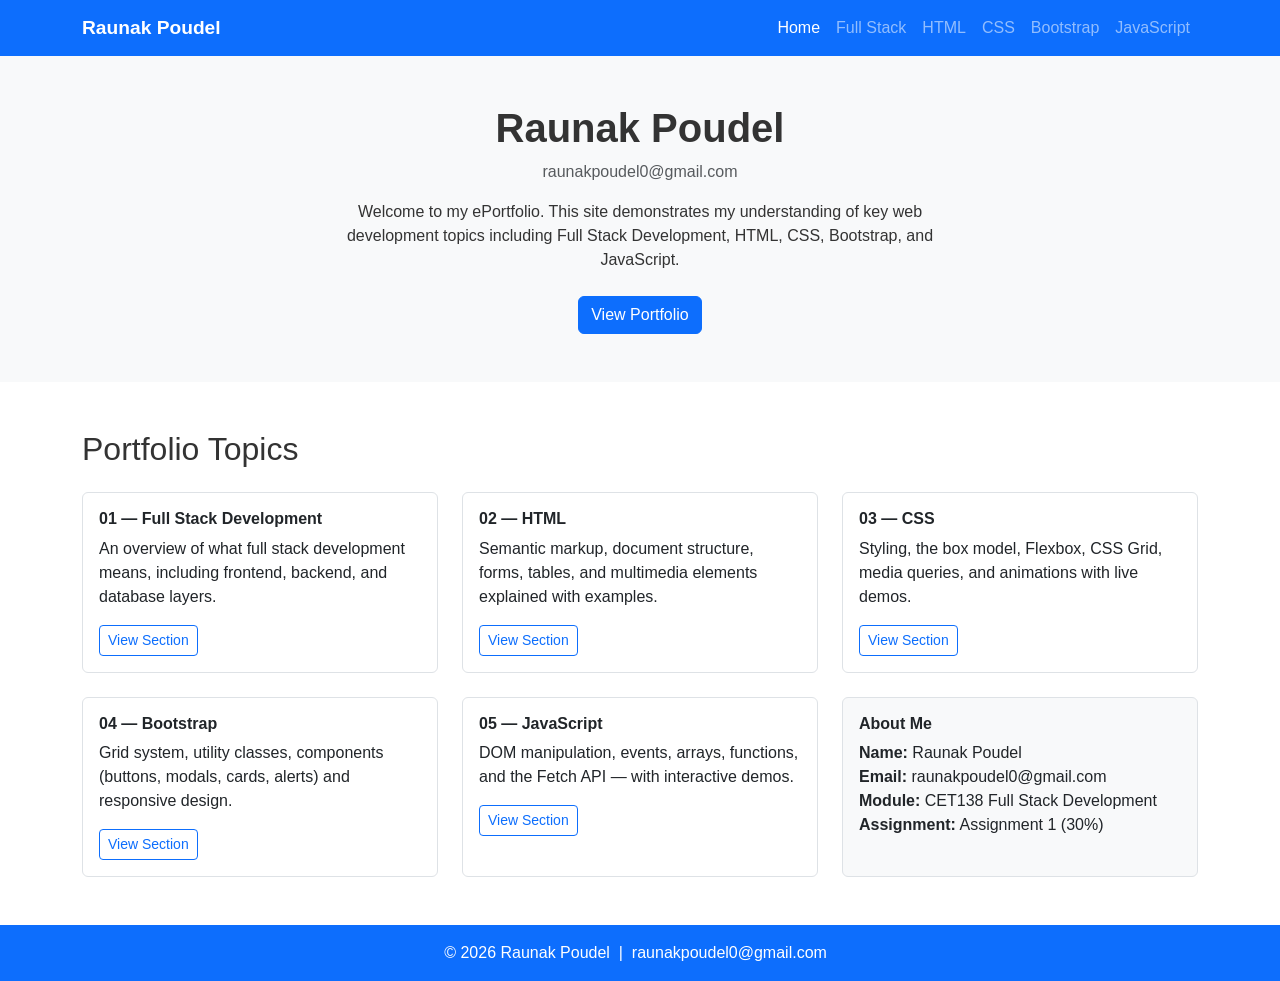
<file: index.html>
<!DOCTYPE html>
<html lang="en">
<head>
  <meta charset="UTF-8" />
  <meta name="viewport" content="width=device-width, initial-scale=1.0"/>
  <title>Raunak Poudel | Portfolio</title>
  <link rel="stylesheet" href="https://cdn.jsdelivr.net/npm/bootstrap@5.3.2/dist/css/bootstrap.min.css">
  <link rel="stylesheet" href="style.css">
</head>
<body>

<!-- NAVBAR -->
<nav class="navbar navbar-expand-lg navbar-dark bg-primary">
  <div class="container">
    <a class="navbar-brand fw-bold" href="index.html">Raunak Poudel</a>
    <button class="navbar-toggler" type="button" data-bs-toggle="collapse" data-bs-target="#navMenu">
      <span class="navbar-toggler-icon"></span>
    </button>
    <div class="collapse navbar-collapse" id="navMenu">
      <ul class="navbar-nav ms-auto">
        <li class="nav-item"><a class="nav-link active" href="index.html">Home</a></li>
        <li class="nav-item"><a class="nav-link" href="fullstack.html">Full Stack</a></li>
        <li class="nav-item"><a class="nav-link" href="html.html">HTML</a></li>
        <li class="nav-item"><a class="nav-link" href="css.html">CSS</a></li>
        <li class="nav-item"><a class="nav-link" href="bootstrap.html">Bootstrap</a></li>
        <li class="nav-item"><a class="nav-link" href="javascript.html">JavaScript</a></li>
      </ul>
    </div>
  </div>
</nav>

<!-- HERO / INTRO -->
<div class="bg-light py-5">
  <div class="container text-center">
    <!-- <img src="https://via.placeholder.com/120" class="rounded-circle mb-3" alt="Profile Photo"> -->
    <h1 class="fw-bold">Raunak Poudel</h1>
    <p class="text-muted">raunakpoudel0@gmail.com</p>
    
    <p class="col-md-7 mx-auto">
      Welcome to my ePortfolio. This site demonstrates my understanding of key web development topics
      including Full Stack Development, HTML, CSS, Bootstrap, and JavaScript.
    </p>
    <a href="fullstack.html" class="btn btn-primary mt-2">View Portfolio</a>
  </div>
</div>

<!-- TOPIC CARDS -->
<div class="container my-5">
  <h2 class="mb-4">Portfolio Topics</h2>
  <div class="row g-4">

    <div class="col-md-6 col-lg-4">
      <div class="card h-100">
        <div class="card-body">
          <h5 class="card-title">01 — Full Stack Development</h5>
          <p class="card-text">An overview of what full stack development means, including frontend, backend, and database layers.</p>
          <a href="fullstack.html" class="btn btn-outline-primary btn-sm">View Section</a>
        </div>
      </div>
    </div>

    <div class="col-md-6 col-lg-4">
      <div class="card h-100">
        <div class="card-body">
          <h5 class="card-title">02 — HTML</h5>
          <p class="card-text">Semantic markup, document structure, forms, tables, and multimedia elements explained with examples.</p>
          <a href="html.html" class="btn btn-outline-primary btn-sm">View Section</a>
        </div>
      </div>
    </div>

    <div class="col-md-6 col-lg-4">
      <div class="card h-100">
        <div class="card-body">
          <h5 class="card-title">03 — CSS</h5>
          <p class="card-text">Styling, the box model, Flexbox, CSS Grid, media queries, and animations with live demos.</p>
          <a href="css.html" class="btn btn-outline-primary btn-sm">View Section</a>
        </div>
      </div>
    </div>

    <div class="col-md-6 col-lg-4">
      <div class="card h-100">
        <div class="card-body">
          <h5 class="card-title">04 — Bootstrap</h5>
          <p class="card-text">Grid system, utility classes, components (buttons, modals, cards, alerts) and responsive design.</p>
          <a href="bootstrap.html" class="btn btn-outline-primary btn-sm">View Section</a>
        </div>
      </div>
    </div>

    <div class="col-md-6 col-lg-4">
      <div class="card h-100">
        <div class="card-body">
          <h5 class="card-title">05 — JavaScript</h5>
          <p class="card-text">DOM manipulation, events, arrays, functions, and the Fetch API — with interactive demos.</p>
          <a href="javascript.html" class="btn btn-outline-primary btn-sm">View Section</a>
        </div>
      </div>
    </div>

    <div class="col-md-6 col-lg-4">
      <div class="card h-100 bg-light">
        <div class="card-body">
          <h5 class="card-title">About Me</h5>
          <p class="card-text"><strong>Name:</strong> Raunak Poudel<br>
          <strong>Email:</strong> raunakpoudel0@gmail.com<br>
          <strong>Module:</strong> CET138 Full Stack Development<br>
          <strong>Assignment:</strong> Assignment 1 (30%)</p>
        </div>
      </div>
    </div>

  </div>
</div>

<!-- FOOTER -->
<footer class="bg-primary text-white text-center py-3 mt-4">
  <p class="mb-0">&copy; 2026 Raunak Poudel &nbsp;|&nbsp; raunakpoudel0@gmail.com &nbsp;</p>
</footer>

<script src="https://cdn.jsdelivr.net/npm/bootstrap@5.3.2/dist/js/bootstrap.bundle.min.js"></script>
</body>
</html>
</file>
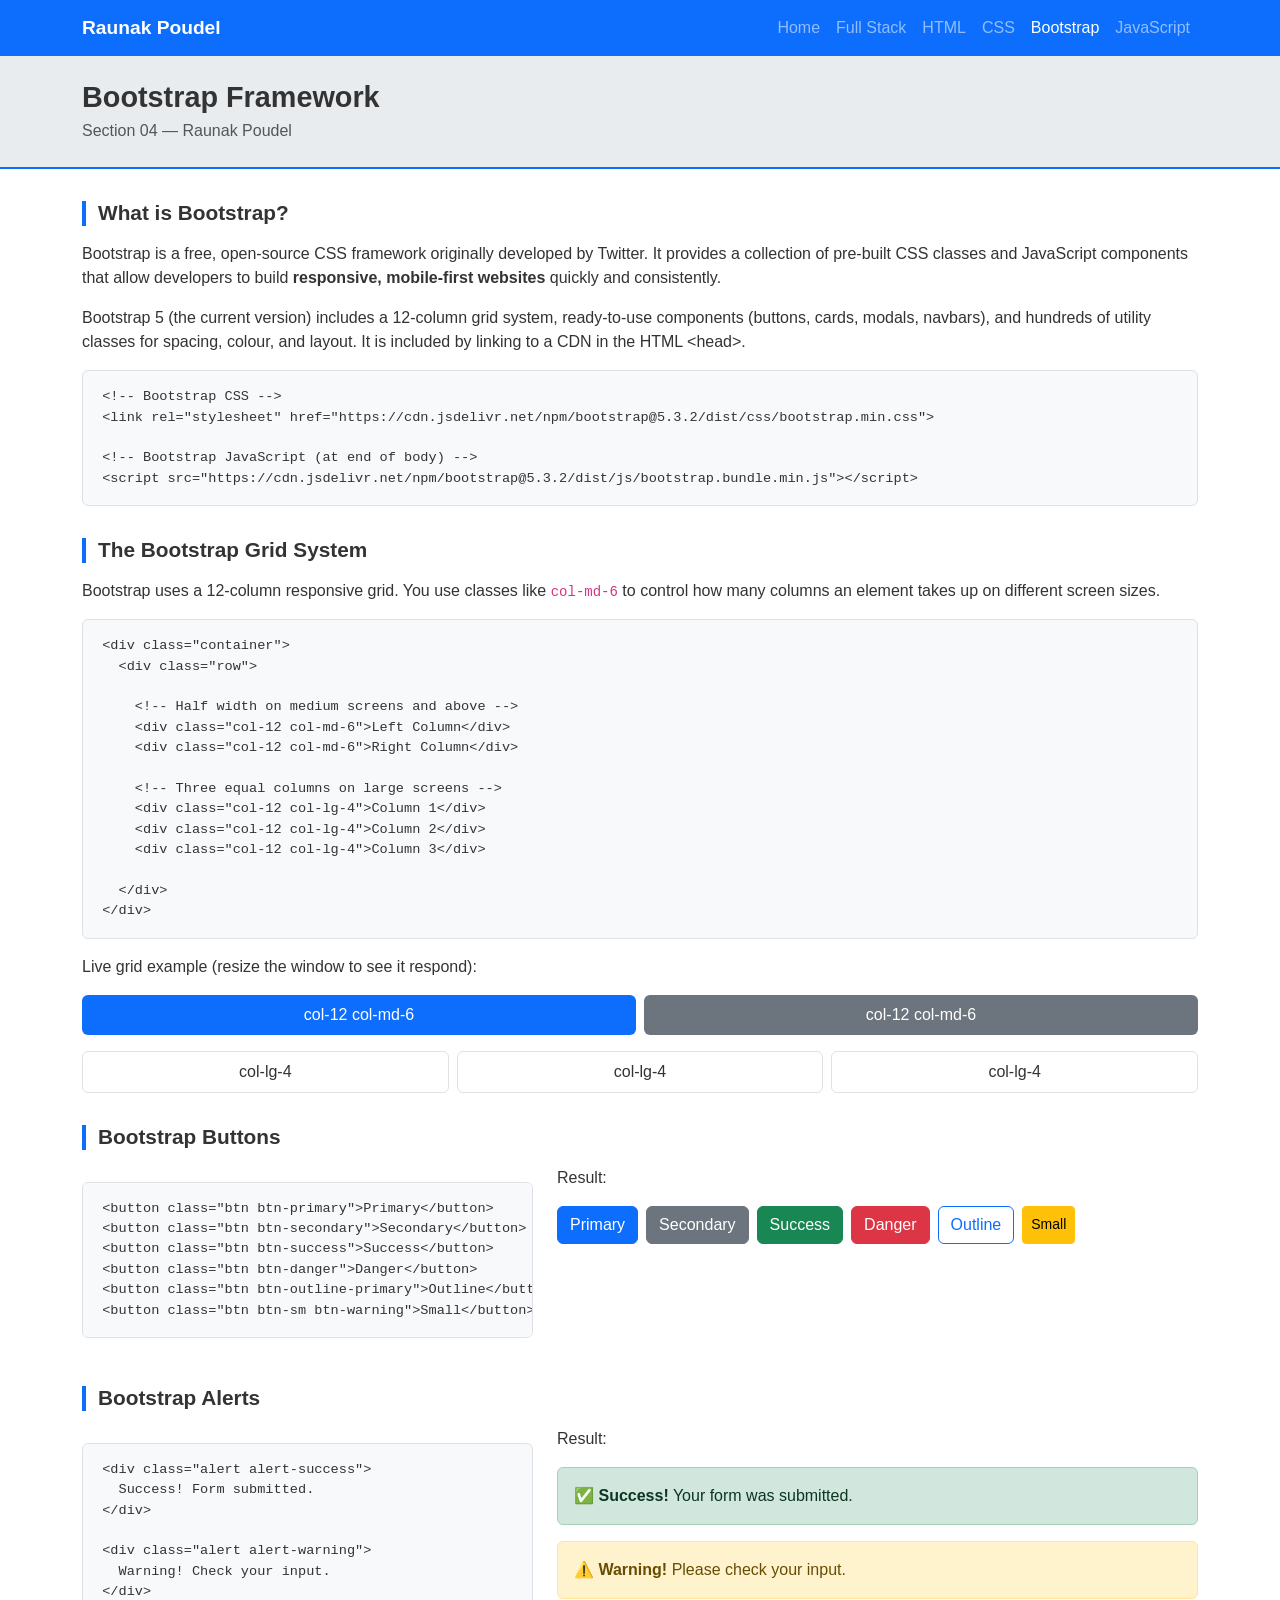
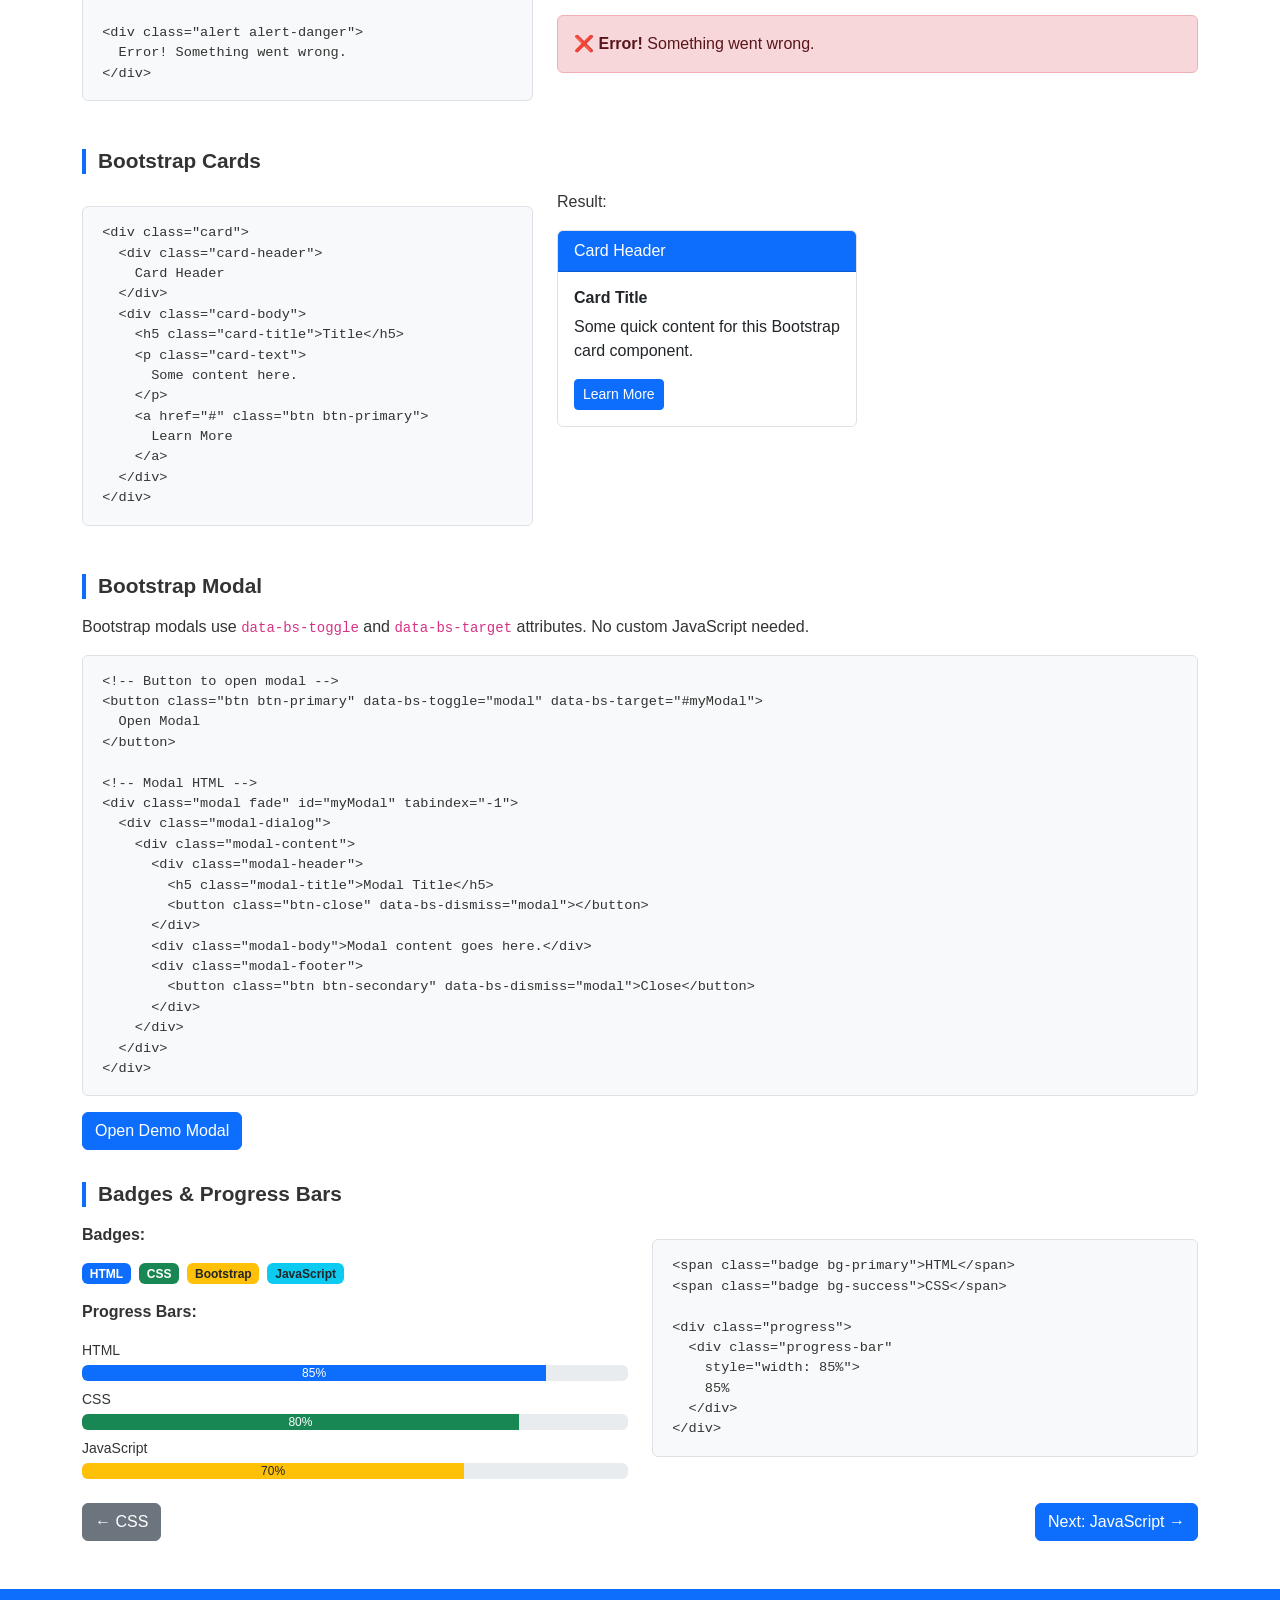
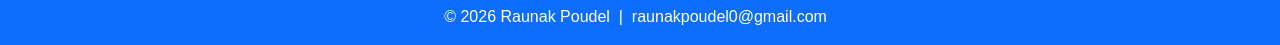
<file: bootstrap.html>
<!DOCTYPE html>
<html lang="en">
<head>
  <meta charset="UTF-8" />
  <meta name="viewport" content="width=device-width, initial-scale=1.0"/>
  <title>Bootstrap | Raunak Poudel</title>
  <link rel="stylesheet" href="https://cdn.jsdelivr.net/npm/bootstrap@5.3.2/dist/css/bootstrap.min.css">
  <link rel="stylesheet" href="style.css">
</head>
<body>

<nav class="navbar navbar-expand-lg navbar-dark bg-primary">
  <div class="container">
    <a class="navbar-brand fw-bold" href="index.html">Raunak Poudel</a>
    <button class="navbar-toggler" type="button" data-bs-toggle="collapse" data-bs-target="#navMenu">
      <span class="navbar-toggler-icon"></span>
    </button>
    <div class="collapse navbar-collapse" id="navMenu">
      <ul class="navbar-nav ms-auto">
        <li class="nav-item"><a class="nav-link" href="index.html">Home</a></li>
        <li class="nav-item"><a class="nav-link" href="fullstack.html">Full Stack</a></li>
        <li class="nav-item"><a class="nav-link" href="html.html">HTML</a></li>
        <li class="nav-item"><a class="nav-link" href="css.html">CSS</a></li>
        <li class="nav-item"><a class="nav-link active" href="bootstrap.html">Bootstrap</a></li>
        <li class="nav-item"><a class="nav-link" href="javascript.html">JavaScript</a></li>
      </ul>
    </div>
  </div>
</nav>

<div class="page-header">
  <div class="container">
    <h1>Bootstrap Framework</h1>
    <p>Section 04  &mdash; Raunak Poudel</p>
  </div>
</div>

<div class="container mb-5">

  <!-- What is Bootstrap -->
  <h2 class="section-title">What is Bootstrap?</h2>
  <p>
    Bootstrap is a free, open-source CSS framework originally developed by Twitter. It provides a collection of 
    pre-built CSS classes and JavaScript components that allow developers to build 
    <strong>responsive, mobile-first websites</strong> quickly and consistently.
  </p>
  <p>
    Bootstrap 5 (the current version) includes a 12-column grid system, ready-to-use components 
    (buttons, cards, modals, navbars), and hundreds of utility classes for spacing, colour, and layout.
    It is included by linking to a CDN in the HTML &lt;head&gt;.
  </p>
  <div class="code-box">&lt;!-- Bootstrap CSS --&gt;
&lt;link rel="stylesheet" href="https://cdn.jsdelivr.net/npm/bootstrap@5.3.2/dist/css/bootstrap.min.css"&gt;

&lt;!-- Bootstrap JavaScript (at end of body) --&gt;
&lt;script src="https://cdn.jsdelivr.net/npm/bootstrap@5.3.2/dist/js/bootstrap.bundle.min.js"&gt;&lt;/script&gt;</div>

  <!-- Grid System -->
  <h2 class="section-title">The Bootstrap Grid System</h2>
  <p>
    Bootstrap uses a 12-column responsive grid. You use classes like <code>col-md-6</code> to control 
    how many columns an element takes up on different screen sizes.
  </p>
  <div class="code-box">&lt;div class="container"&gt;
  &lt;div class="row"&gt;

    &lt;!-- Half width on medium screens and above --&gt;
    &lt;div class="col-12 col-md-6"&gt;Left Column&lt;/div&gt;
    &lt;div class="col-12 col-md-6"&gt;Right Column&lt;/div&gt;

    &lt;!-- Three equal columns on large screens --&gt;
    &lt;div class="col-12 col-lg-4"&gt;Column 1&lt;/div&gt;
    &lt;div class="col-12 col-lg-4"&gt;Column 2&lt;/div&gt;
    &lt;div class="col-12 col-lg-4"&gt;Column 3&lt;/div&gt;

  &lt;/div&gt;
&lt;/div&gt;</div>

  <p>Live grid example (resize the window to see it respond):</p>
  <div class="row g-2 mb-3">
    <div class="col-12 col-md-6">
      <div class="bg-primary text-white text-center p-2 rounded">col-12 col-md-6</div>
    </div>
    <div class="col-12 col-md-6">
      <div class="bg-secondary text-white text-center p-2 rounded">col-12 col-md-6</div>
    </div>
  </div>
  <div class="row g-2">
    <div class="col-12 col-lg-4">
      <div class="border text-center p-2 rounded">col-lg-4</div>
    </div>
    <div class="col-12 col-lg-4">
      <div class="border text-center p-2 rounded">col-lg-4</div>
    </div>
    <div class="col-12 col-lg-4">
      <div class="border text-center p-2 rounded">col-lg-4</div>
    </div>
  </div>

  <!-- Buttons -->
  <h2 class="section-title">Bootstrap Buttons</h2>
  <div class="row g-4">
    <div class="col-md-5">
      <div class="code-box">&lt;button class="btn btn-primary"&gt;Primary&lt;/button&gt;
&lt;button class="btn btn-secondary"&gt;Secondary&lt;/button&gt;
&lt;button class="btn btn-success"&gt;Success&lt;/button&gt;
&lt;button class="btn btn-danger"&gt;Danger&lt;/button&gt;
&lt;button class="btn btn-outline-primary"&gt;Outline&lt;/button&gt;
&lt;button class="btn btn-sm btn-warning"&gt;Small&lt;/button&gt;</div>
    </div>
    <div class="col-md-7">
      <p>Result:</p>
      <div class="d-flex flex-wrap gap-2">
        <button class="btn btn-primary">Primary</button>
        <button class="btn btn-secondary">Secondary</button>
        <button class="btn btn-success">Success</button>
        <button class="btn btn-danger">Danger</button>
        <button class="btn btn-outline-primary">Outline</button>
        <button class="btn btn-sm btn-warning">Small</button>
      </div>
    </div>
  </div>

  <!-- Alerts -->
  <h2 class="section-title">Bootstrap Alerts</h2>
  <div class="row g-4">
    <div class="col-md-5">
      <div class="code-box">&lt;div class="alert alert-success"&gt;
  Success! Form submitted.
&lt;/div&gt;

&lt;div class="alert alert-warning"&gt;
  Warning! Check your input.
&lt;/div&gt;

&lt;div class="alert alert-danger"&gt;
  Error! Something went wrong.
&lt;/div&gt;</div>
    </div>
    <div class="col-md-7">
      <p>Result:</p>
      <div class="alert alert-success">✅ <strong>Success!</strong> Your form was submitted.</div>
      <div class="alert alert-warning">⚠️ <strong>Warning!</strong> Please check your input.</div>
      <div class="alert alert-danger">❌ <strong>Error!</strong> Something went wrong.</div>
    </div>
  </div>

  <!-- Cards -->
  <h2 class="section-title">Bootstrap Cards</h2>
  <div class="row g-4">
    <div class="col-md-5">
      <div class="code-box">&lt;div class="card"&gt;
  &lt;div class="card-header"&gt;
    Card Header
  &lt;/div&gt;
  &lt;div class="card-body"&gt;
    &lt;h5 class="card-title"&gt;Title&lt;/h5&gt;
    &lt;p class="card-text"&gt;
      Some content here.
    &lt;/p&gt;
    &lt;a href="#" class="btn btn-primary"&gt;
      Learn More
    &lt;/a&gt;
  &lt;/div&gt;
&lt;/div&gt;</div>
    </div>
    <div class="col-md-7">
      <p>Result:</p>
      <div class="card" style="max-width:300px">
        <div class="card-header bg-primary text-white">Card Header</div>
        <div class="card-body">
          <h5 class="card-title">Card Title</h5>
          <p class="card-text">Some quick content for this Bootstrap card component.</p>
          <a href="#" class="btn btn-primary btn-sm">Learn More</a>
        </div>
      </div>
    </div>
  </div>

  <!-- Modal -->
  <h2 class="section-title">Bootstrap Modal</h2>
  <p>Bootstrap modals use <code>data-bs-toggle</code> and <code>data-bs-target</code> attributes. No custom JavaScript needed.</p>
  <div class="code-box">&lt;!-- Button to open modal --&gt;
&lt;button class="btn btn-primary" data-bs-toggle="modal" data-bs-target="#myModal"&gt;
  Open Modal
&lt;/button&gt;

&lt;!-- Modal HTML --&gt;
&lt;div class="modal fade" id="myModal" tabindex="-1"&gt;
  &lt;div class="modal-dialog"&gt;
    &lt;div class="modal-content"&gt;
      &lt;div class="modal-header"&gt;
        &lt;h5 class="modal-title"&gt;Modal Title&lt;/h5&gt;
        &lt;button class="btn-close" data-bs-dismiss="modal"&gt;&lt;/button&gt;
      &lt;/div&gt;
      &lt;div class="modal-body"&gt;Modal content goes here.&lt;/div&gt;
      &lt;div class="modal-footer"&gt;
        &lt;button class="btn btn-secondary" data-bs-dismiss="modal"&gt;Close&lt;/button&gt;
      &lt;/div&gt;
    &lt;/div&gt;
  &lt;/div&gt;
&lt;/div&gt;</div>

  <button class="btn btn-primary" data-bs-toggle="modal" data-bs-target="#demoModal">
    Open Demo Modal
  </button>

  <div class="modal fade" id="demoModal" tabindex="-1">
    <div class="modal-dialog modal-dialog-centered">
      <div class="modal-content">
        <div class="modal-header">
          <h5 class="modal-title">Bootstrap Modal Example</h5>
          <button type="button" class="btn-close" data-bs-dismiss="modal"></button>
        </div>
        <div class="modal-body">
          <p>This modal is working correctly using Bootstrap's JavaScript component.</p>
          <p class="text-muted small">No custom JS was needed &mdash; only Bootstrap data attributes.</p>
        </div>
        <div class="modal-footer">
          <button type="button" class="btn btn-secondary" data-bs-dismiss="modal">Close</button>
        </div>
      </div>
    </div>
  </div>

  <!-- Badges & Progress -->
  <h2 class="section-title">Badges &amp; Progress Bars</h2>
  <div class="row g-4">
    <div class="col-md-6">
      <p><strong>Badges:</strong></p>
      <div class="d-flex gap-2 flex-wrap mb-3">
        <span class="badge bg-primary">HTML</span>
        <span class="badge bg-success">CSS</span>
        <span class="badge bg-warning text-dark">Bootstrap</span>
        <span class="badge bg-info text-dark">JavaScript</span>
      </div>
      <p><strong>Progress Bars:</strong></p>
      <p class="mb-1 small">HTML</p>
      <div class="progress mb-2"><div class="progress-bar" style="width:85%">85%</div></div>
      <p class="mb-1 small">CSS</p>
      <div class="progress mb-2"><div class="progress-bar bg-success" style="width:80%">80%</div></div>
      <p class="mb-1 small">JavaScript</p>
      <div class="progress"><div class="progress-bar bg-warning text-dark" style="width:70%">70%</div></div>
    </div>
    <div class="col-md-6">
      <div class="code-box">&lt;span class="badge bg-primary"&gt;HTML&lt;/span&gt;
&lt;span class="badge bg-success"&gt;CSS&lt;/span&gt;

&lt;div class="progress"&gt;
  &lt;div class="progress-bar"
    style="width: 85%"&gt;
    85%
  &lt;/div&gt;
&lt;/div&gt;</div>
    </div>
  </div>

  <!-- Nav -->
  <div class="d-flex justify-content-between mt-4">
    <a href="css.html" class="btn btn-secondary">&larr; CSS</a>
    <a href="javascript.html" class="btn btn-primary">Next: JavaScript &rarr;</a>
  </div>

</div>

<footer class="bg-primary text-white text-center py-3 mt-4">
  <p class="mb-0">&copy; 2026 Raunak Poudel &nbsp;|&nbsp; raunakpoudel0@gmail.com &nbsp;</p>
</footer>

<script src="https://cdn.jsdelivr.net/npm/bootstrap@5.3.2/dist/js/bootstrap.bundle.min.js"></script>
</body>
</html>
</file>
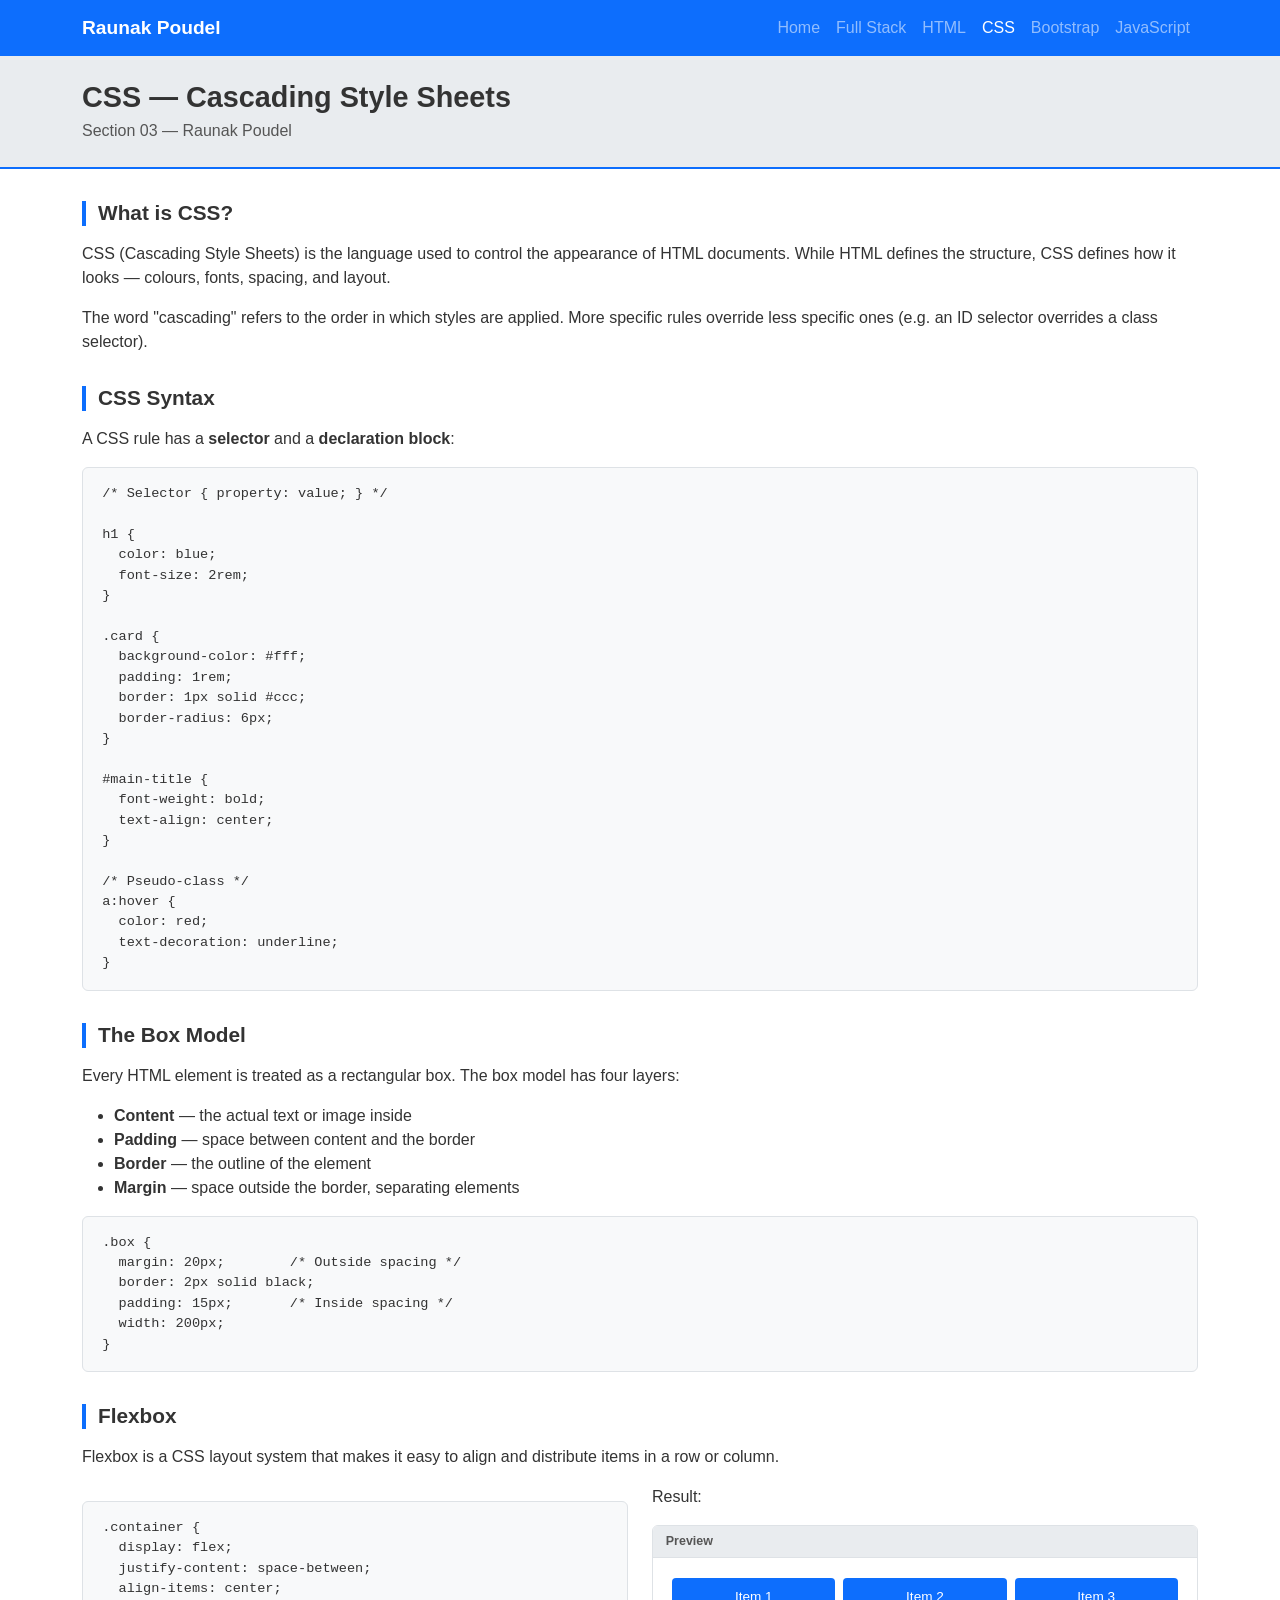
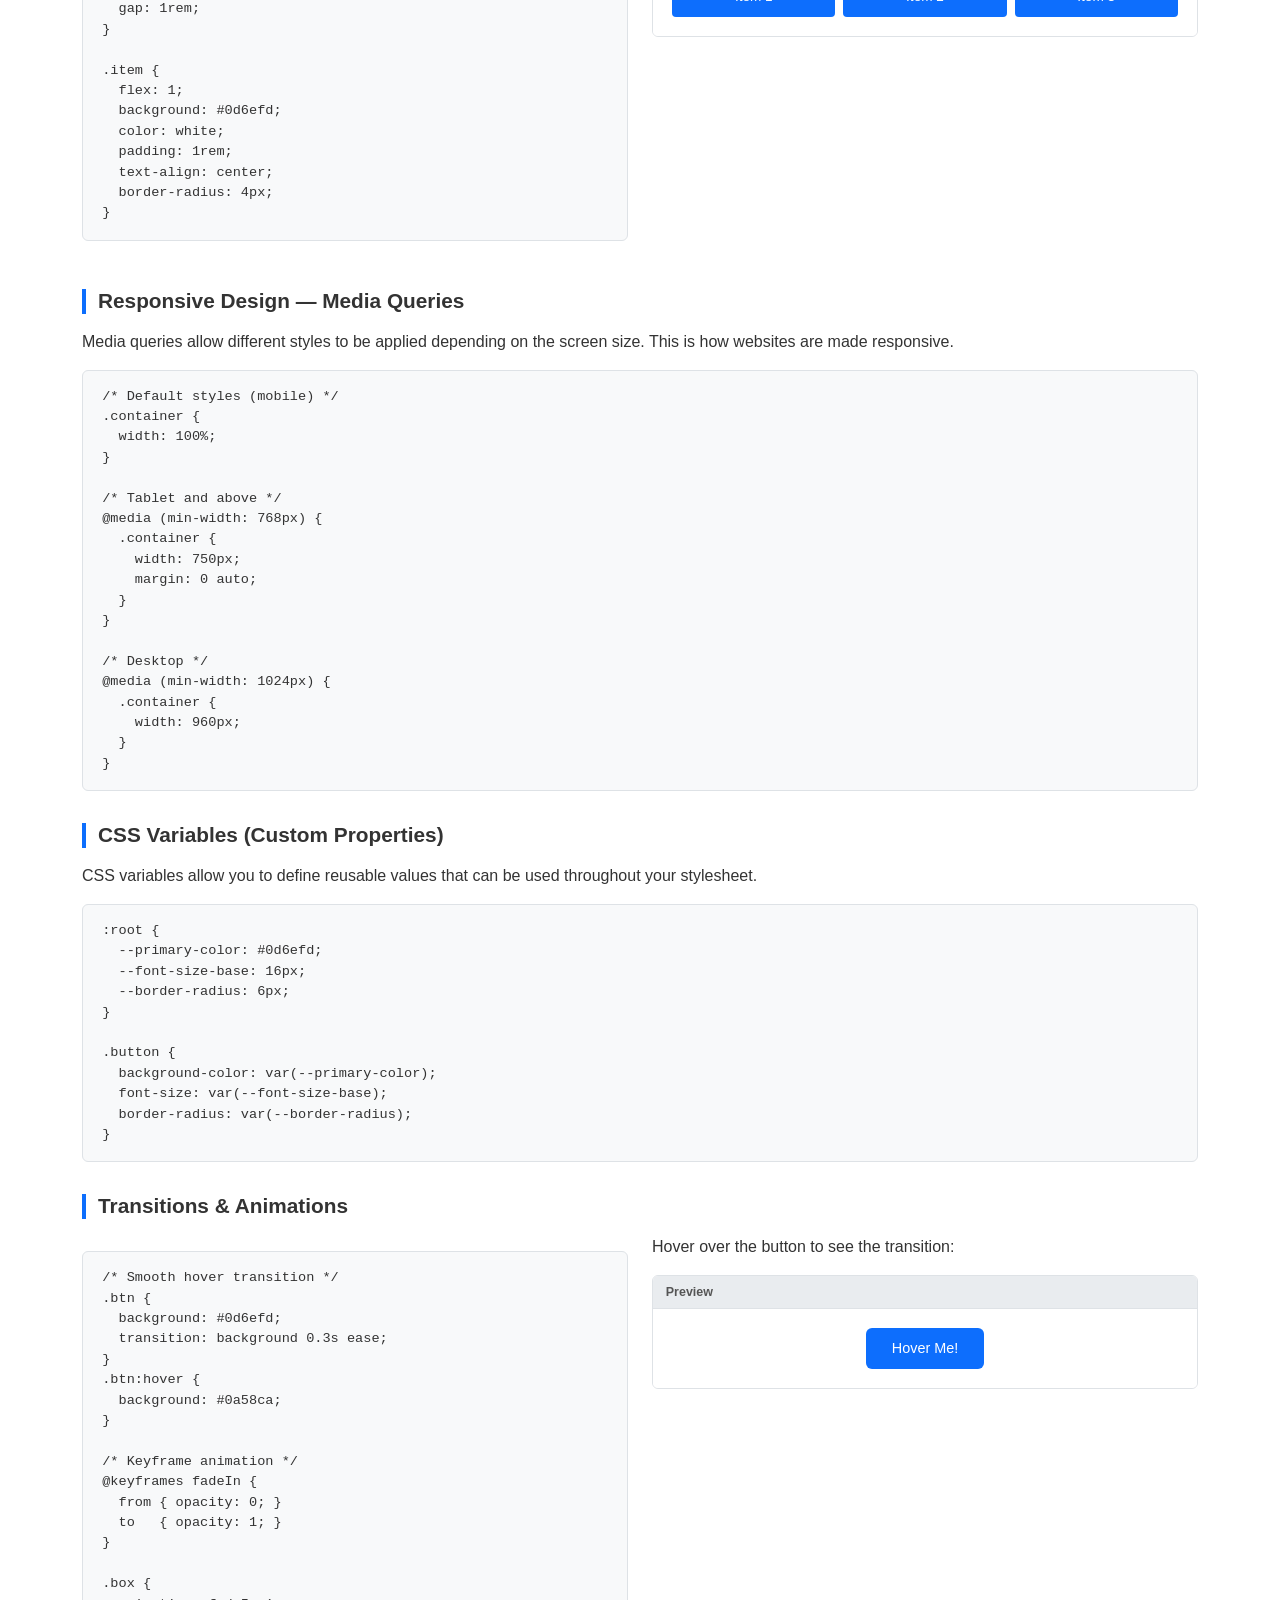
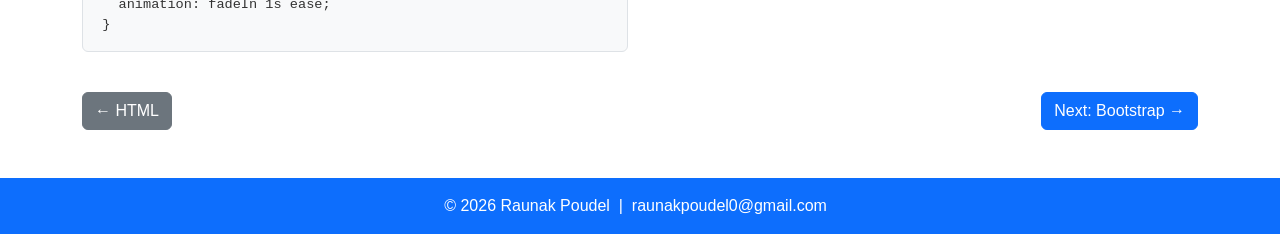
<file: css.html>
<!DOCTYPE html>
<html lang="en">
<head>
  <meta charset="UTF-8" />
  <meta name="viewport" content="width=device-width, initial-scale=1.0"/>
  <title>CSS | Raunak Poudel</title>
  <link rel="stylesheet" href="https://cdn.jsdelivr.net/npm/bootstrap@5.3.2/dist/css/bootstrap.min.css">
  <link rel="stylesheet" href="style.css">
</head>
<body>

<nav class="navbar navbar-expand-lg navbar-dark bg-primary">
  <div class="container">
    <a class="navbar-brand fw-bold" href="index.html">Raunak Poudel</a>
    <button class="navbar-toggler" type="button" data-bs-toggle="collapse" data-bs-target="#navMenu">
      <span class="navbar-toggler-icon"></span>
    </button>
    <div class="collapse navbar-collapse" id="navMenu">
      <ul class="navbar-nav ms-auto">
        <li class="nav-item"><a class="nav-link" href="index.html">Home</a></li>
        <li class="nav-item"><a class="nav-link" href="fullstack.html">Full Stack</a></li>
        <li class="nav-item"><a class="nav-link" href="html.html">HTML</a></li>
        <li class="nav-item"><a class="nav-link active" href="css.html">CSS</a></li>
        <li class="nav-item"><a class="nav-link" href="bootstrap.html">Bootstrap</a></li>
        <li class="nav-item"><a class="nav-link" href="javascript.html">JavaScript</a></li>
      </ul>
    </div>
  </div>
</nav>

<div class="page-header">
  <div class="container">
    <h1>CSS — Cascading Style Sheets</h1>
    <p>Section 03  &mdash; Raunak Poudel</p>
  </div>
</div>

<div class="container mb-5">

  <!-- What is CSS -->
  <h2 class="section-title">What is CSS?</h2>
  <p>
    CSS (Cascading Style Sheets) is the language used to control the appearance of HTML documents. 
    While HTML defines the structure, CSS defines how it looks — colours, fonts, spacing, and layout.
  </p>
  <p>
    The word "cascading" refers to the order in which styles are applied. More specific rules override 
    less specific ones (e.g. an ID selector overrides a class selector).
  </p>

  <!-- Syntax -->
  <h2 class="section-title">CSS Syntax</h2>
  <p>A CSS rule has a <strong>selector</strong> and a <strong>declaration block</strong>:</p>
  <div class="code-box">/* Selector { property: value; } */

h1 {
  color: blue;
  font-size: 2rem;
}

.card {
  background-color: #fff;
  padding: 1rem;
  border: 1px solid #ccc;
  border-radius: 6px;
}

#main-title {
  font-weight: bold;
  text-align: center;
}

/* Pseudo-class */
a:hover {
  color: red;
  text-decoration: underline;
}</div>

  <!-- Box Model -->
  <h2 class="section-title">The Box Model</h2>
  <p>
    Every HTML element is treated as a rectangular box. The box model has four layers:
  </p>
  <ul>
    <li><strong>Content</strong> — the actual text or image inside</li>
    <li><strong>Padding</strong> — space between content and the border</li>
    <li><strong>Border</strong> — the outline of the element</li>
    <li><strong>Margin</strong> — space outside the border, separating elements</li>
  </ul>
  <div class="code-box">.box {
  margin: 20px;        /* Outside spacing */
  border: 2px solid black;
  padding: 15px;       /* Inside spacing */
  width: 200px;
}</div>

  <!-- Flexbox -->
  <h2 class="section-title">Flexbox</h2>
  <p>Flexbox is a CSS layout system that makes it easy to align and distribute items in a row or column.</p>
  <div class="row g-4">
    <div class="col-md-6">
      <div class="code-box">.container {
  display: flex;
  justify-content: space-between;
  align-items: center;
  gap: 1rem;
}

.item {
  flex: 1;
  background: #0d6efd;
  color: white;
  padding: 1rem;
  text-align: center;
  border-radius: 4px;
}</div>
    </div>
    <div class="col-md-6">
      <p>Result:</p>
      <div class="demo-box">
        <div class="demo-box-header">Preview</div>
        <div class="demo-box-body">
          <div style="display:flex;gap:.5rem;justify-content:space-between;">
            <div style="flex:1;background:#0d6efd;color:white;padding:.6rem;text-align:center;border-radius:4px;font-size:.85rem">Item 1</div>
            <div style="flex:1;background:#0d6efd;color:white;padding:.6rem;text-align:center;border-radius:4px;font-size:.85rem">Item 2</div>
            <div style="flex:1;background:#0d6efd;color:white;padding:.6rem;text-align:center;border-radius:4px;font-size:.85rem">Item 3</div>
          </div>
        </div>
      </div>
    </div>
  </div>

  <!-- Media Queries -->
  <h2 class="section-title">Responsive Design — Media Queries</h2>
  <p>Media queries allow different styles to be applied depending on the screen size. This is how websites are made responsive.</p>
  <div class="code-box">/* Default styles (mobile) */
.container {
  width: 100%;
}

/* Tablet and above */
@media (min-width: 768px) {
  .container {
    width: 750px;
    margin: 0 auto;
  }
}

/* Desktop */
@media (min-width: 1024px) {
  .container {
    width: 960px;
  }
}</div>

  <!-- CSS Variables -->
  <h2 class="section-title">CSS Variables (Custom Properties)</h2>
  <p>CSS variables allow you to define reusable values that can be used throughout your stylesheet.</p>
  <div class="code-box">:root {
  --primary-color: #0d6efd;
  --font-size-base: 16px;
  --border-radius: 6px;
}

.button {
  background-color: var(--primary-color);
  font-size: var(--font-size-base);
  border-radius: var(--border-radius);
}</div>

  <!-- Transitions -->
  <h2 class="section-title">Transitions &amp; Animations</h2>
  <div class="row g-4">
    <div class="col-md-6">
      <div class="code-box">/* Smooth hover transition */
.btn {
  background: #0d6efd;
  transition: background 0.3s ease;
}
.btn:hover {
  background: #0a58ca;
}

/* Keyframe animation */
@keyframes fadeIn {
  from { opacity: 0; }
  to   { opacity: 1; }
}

.box {
  animation: fadeIn 1s ease;
}</div>
    </div>
    <div class="col-md-6">
      <p>Hover over the button to see the transition:</p>
      <div class="demo-box">
        <div class="demo-box-header">Preview</div>
        <div class="demo-box-body text-center">
          <style>
            .hover-demo {
              background:#0d6efd; color:white; border:none;
              padding:.6rem 1.6rem; border-radius:6px; font-size:.9rem;
              cursor:pointer; transition: background 0.3s ease, transform 0.2s;
            }
            .hover-demo:hover { background:#0a58ca; transform: scale(1.05); }
          </style>
          <button class="hover-demo">Hover Me!</button>
        </div>
      </div>
    </div>
  </div>

  <!-- Nav -->
  <div class="d-flex justify-content-between mt-4">
    <a href="html.html" class="btn btn-secondary">&larr; HTML</a>
    <a href="bootstrap.html" class="btn btn-primary">Next: Bootstrap &rarr;</a>
  </div>

</div>

<footer class="bg-primary text-white text-center py-3 mt-4">
  <p class="mb-0">&copy; 2026 Raunak Poudel &nbsp;|&nbsp; raunakpoudel0@gmail.com &nbsp;</p>
</footer>

<script src="https://cdn.jsdelivr.net/npm/bootstrap@5.3.2/dist/js/bootstrap.bundle.min.js"></script>
</body>
</html>
</file>
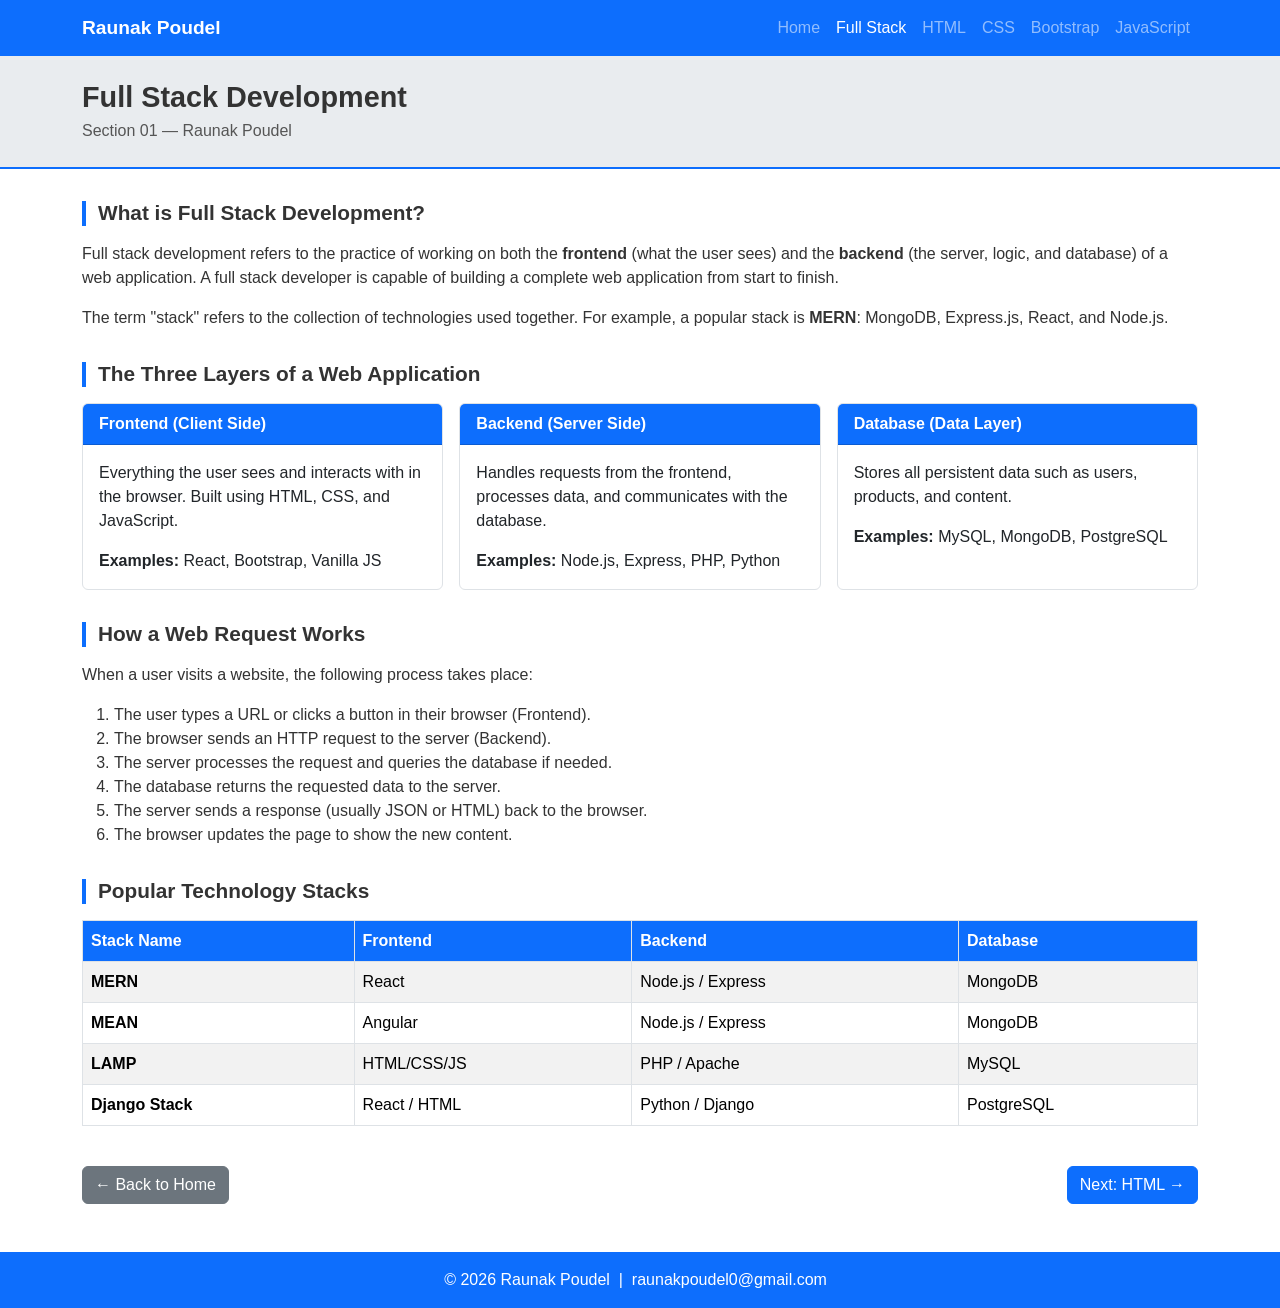
<file: fullstack.html>
<!DOCTYPE html>
<html lang="en">
<head>
  <meta charset="UTF-8" />
  <meta name="viewport" content="width=device-width, initial-scale=1.0"/>
  <title>Full Stack Development | Raunak Poudel</title>
  <link rel="stylesheet" href="https://cdn.jsdelivr.net/npm/bootstrap@5.3.2/dist/css/bootstrap.min.css">
  <link rel="stylesheet" href="style.css">
</head>
<body>

<nav class="navbar navbar-expand-lg navbar-dark bg-primary">
  <div class="container">
    <a class="navbar-brand fw-bold" href="index.html">Raunak Poudel</a>
    <button class="navbar-toggler" type="button" data-bs-toggle="collapse" data-bs-target="#navMenu">
      <span class="navbar-toggler-icon"></span>
    </button>
    <div class="collapse navbar-collapse" id="navMenu">
      <ul class="navbar-nav ms-auto">
        <li class="nav-item"><a class="nav-link" href="index.html">Home</a></li>
        <li class="nav-item"><a class="nav-link active" href="fullstack.html">Full Stack</a></li>
        <li class="nav-item"><a class="nav-link" href="html.html">HTML</a></li>
        <li class="nav-item"><a class="nav-link" href="css.html">CSS</a></li>
        <li class="nav-item"><a class="nav-link" href="bootstrap.html">Bootstrap</a></li>
        <li class="nav-item"><a class="nav-link" href="javascript.html">JavaScript</a></li>
      </ul>
    </div>
  </div>
</nav>

<div class="page-header">
  <div class="container">
    <h1>Full Stack Development</h1>
    <p>Section 01  &mdash; Raunak Poudel</p>
  </div>
</div>

<div class="container mb-5">

  <!-- What is Full Stack -->
  <h2 class="section-title">What is Full Stack Development?</h2>
  <p>
    Full stack development refers to the practice of working on both the <strong>frontend</strong> (what the user sees) 
    and the <strong>backend</strong> (the server, logic, and database) of a web application. A full stack developer 
    is capable of building a complete web application from start to finish.
  </p>
  <p>
    The term "stack" refers to the collection of technologies used together. For example, a popular stack is 
    <strong>MERN</strong>: MongoDB, Express.js, React, and Node.js.
  </p>

  <!-- The Three Layers -->
  <h2 class="section-title">The Three Layers of a Web Application</h2>
  <div class="row g-3">
    <div class="col-md-4">
      <div class="card h-100">
        <div class="card-header bg-primary text-white fw-semibold">Frontend (Client Side)</div>
        <div class="card-body">
          <p class="card-text">Everything the user sees and interacts with in the browser. Built using HTML, CSS, and JavaScript.</p>
          <p class="card-text"><strong>Examples:</strong> React, Bootstrap, Vanilla JS</p>
        </div>
      </div>
    </div>
    <div class="col-md-4">
      <div class="card h-100">
        <div class="card-header bg-primary text-white fw-semibold">Backend (Server Side)</div>
        <div class="card-body">
          <p class="card-text">Handles requests from the frontend, processes data, and communicates with the database.</p>
          <p class="card-text"><strong>Examples:</strong> Node.js, Express, PHP, Python</p>
        </div>
      </div>
    </div>
    <div class="col-md-4">
      <div class="card h-100">
        <div class="card-header bg-primary text-white fw-semibold">Database (Data Layer)</div>
        <div class="card-body">
          <p class="card-text">Stores all persistent data such as users, products, and content.</p>
          <p class="card-text"><strong>Examples:</strong> MySQL, MongoDB, PostgreSQL</p>
        </div>
      </div>
    </div>
  </div>

  <!-- How a Request Works -->
  <h2 class="section-title">How a Web Request Works</h2>
  <p>When a user visits a website, the following process takes place:</p>
  <ol>
    <li>The user types a URL or clicks a button in their browser (Frontend).</li>
    <li>The browser sends an HTTP request to the server (Backend).</li>
    <li>The server processes the request and queries the database if needed.</li>
    <li>The database returns the requested data to the server.</li>
    <li>The server sends a response (usually JSON or HTML) back to the browser.</li>
    <li>The browser updates the page to show the new content.</li>
  </ol>

  <!-- Popular Stacks Table -->
  <h2 class="section-title">Popular Technology Stacks</h2>
  <div class="table-responsive">
    <table class="table table-bordered table-striped">
      <thead>
        <tr>
          <th>Stack Name</th>
          <th>Frontend</th>
          <th>Backend</th>
          <th>Database</th>
        </tr>
      </thead>
      <tbody>
        <tr>
          <td><strong>MERN</strong></td>
          <td>React</td>
          <td>Node.js / Express</td>
          <td>MongoDB</td>
        </tr>
        <tr>
          <td><strong>MEAN</strong></td>
          <td>Angular</td>
          <td>Node.js / Express</td>
          <td>MongoDB</td>
        </tr>
        <tr>
          <td><strong>LAMP</strong></td>
          <td>HTML/CSS/JS</td>
          <td>PHP / Apache</td>
          <td>MySQL</td>
        </tr>
        <tr>
          <td><strong>Django Stack</strong></td>
          <td>React / HTML</td>
          <td>Python / Django</td>
          <td>PostgreSQL</td>
        </tr>
      </tbody>
    </table>
  </div>

  <!-- Navigation -->
  <div class="d-flex justify-content-between mt-4">
    <a href="index.html" class="btn btn-secondary">&larr; Back to Home</a>
    <a href="html.html" class="btn btn-primary">Next: HTML &rarr;</a>
  </div>

</div>

<footer class="bg-primary text-white text-center py-3 mt-4">
  <p class="mb-0">&copy; 2026 Raunak Poudel &nbsp;|&nbsp; raunakpoudel0@gmail.com &nbsp;</p>
</footer>

<script src="https://cdn.jsdelivr.net/npm/bootstrap@5.3.2/dist/js/bootstrap.bundle.min.js"></script>
</body>
</html>
</file>
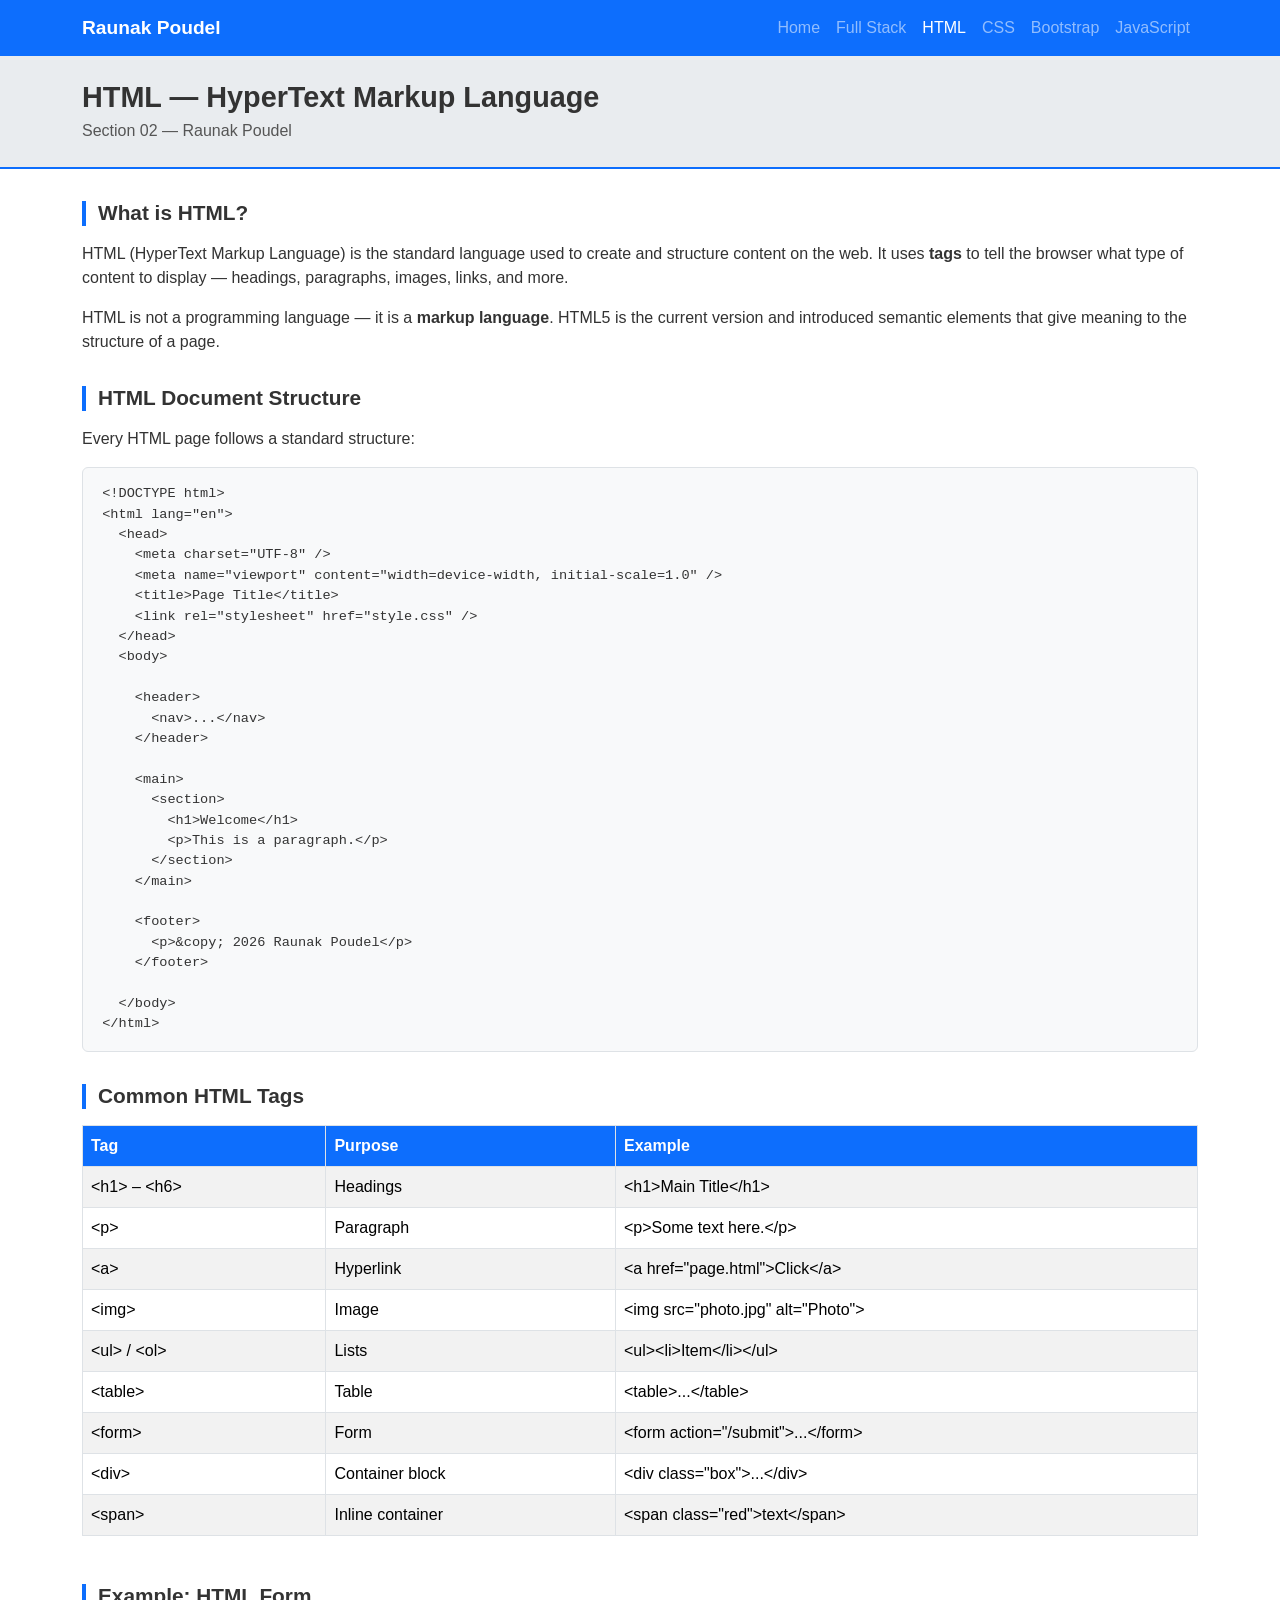
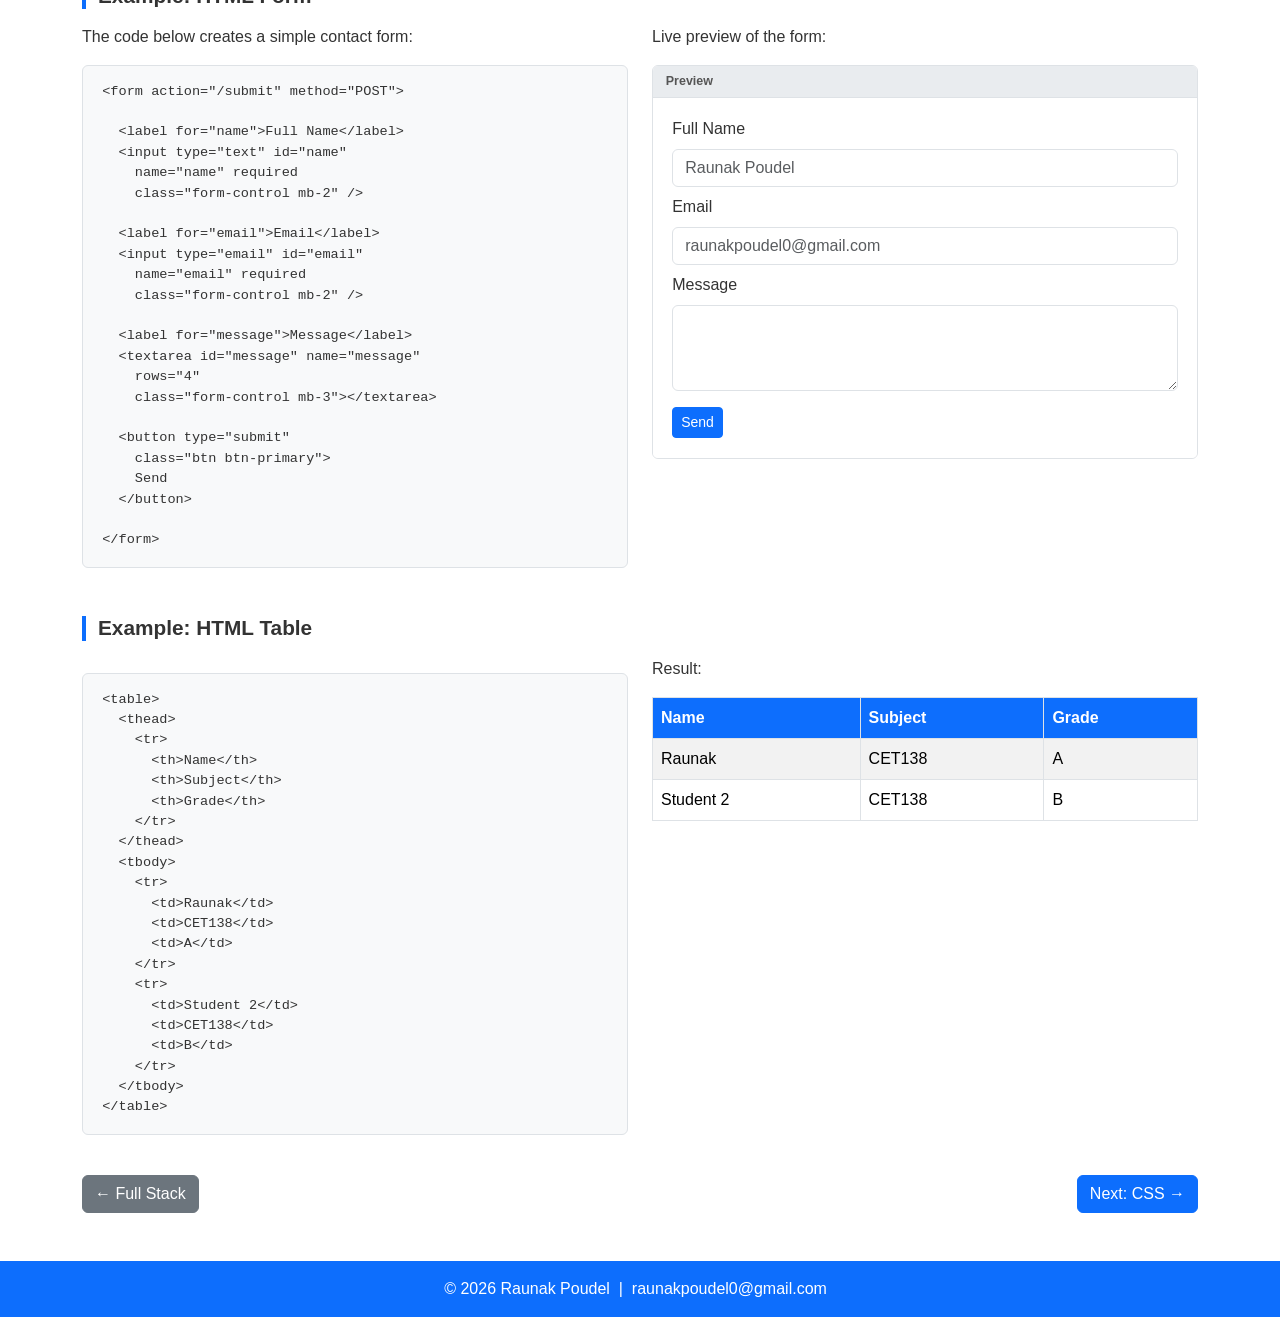
<file: html.html>
<!DOCTYPE html>
<html lang="en">
<head>
  <meta charset="UTF-8" />
  <meta name="viewport" content="width=device-width, initial-scale=1.0"/>
  <title>HTML | Raunak Poudel</title>
  <link rel="stylesheet" href="https://cdn.jsdelivr.net/npm/bootstrap@5.3.2/dist/css/bootstrap.min.css">
  <link rel="stylesheet" href="style.css">
</head>
<body>

<nav class="navbar navbar-expand-lg navbar-dark bg-primary">
  <div class="container">
    <a class="navbar-brand fw-bold" href="index.html">Raunak Poudel</a>
    <button class="navbar-toggler" type="button" data-bs-toggle="collapse" data-bs-target="#navMenu">
      <span class="navbar-toggler-icon"></span>
    </button>
    <div class="collapse navbar-collapse" id="navMenu">
      <ul class="navbar-nav ms-auto">
        <li class="nav-item"><a class="nav-link" href="index.html">Home</a></li>
        <li class="nav-item"><a class="nav-link" href="fullstack.html">Full Stack</a></li>
        <li class="nav-item"><a class="nav-link active" href="html.html">HTML</a></li>
        <li class="nav-item"><a class="nav-link" href="css.html">CSS</a></li>
        <li class="nav-item"><a class="nav-link" href="bootstrap.html">Bootstrap</a></li>
        <li class="nav-item"><a class="nav-link" href="javascript.html">JavaScript</a></li>
      </ul>
    </div>
  </div>
</nav>

<div class="page-header">
  <div class="container">
    <h1>HTML — HyperText Markup Language</h1>
    <p>Section 02  &mdash; Raunak Poudel</p>
  </div>
</div>

<div class="container mb-5">

  <!-- What is HTML -->
  <h2 class="section-title">What is HTML?</h2>
  <p>
    HTML (HyperText Markup Language) is the standard language used to create and structure content on the web. 
    It uses <strong>tags</strong> to tell the browser what type of content to display — headings, paragraphs, images, links, and more.
  </p>
  <p>
    HTML is not a programming language — it is a <strong>markup language</strong>. HTML5 is the current version 
    and introduced semantic elements that give meaning to the structure of a page.
  </p>

  <!-- Document Structure -->
  <h2 class="section-title">HTML Document Structure</h2>
  <p>Every HTML page follows a standard structure:</p>
  <div class="code-box">&lt;!DOCTYPE html&gt;
&lt;html lang="en"&gt;
  &lt;head&gt;
    &lt;meta charset="UTF-8" /&gt;
    &lt;meta name="viewport" content="width=device-width, initial-scale=1.0" /&gt;
    &lt;title&gt;Page Title&lt;/title&gt;
    &lt;link rel="stylesheet" href="style.css" /&gt;
  &lt;/head&gt;
  &lt;body&gt;

    &lt;header&gt;
      &lt;nav&gt;...&lt;/nav&gt;
    &lt;/header&gt;

    &lt;main&gt;
      &lt;section&gt;
        &lt;h1&gt;Welcome&lt;/h1&gt;
        &lt;p&gt;This is a paragraph.&lt;/p&gt;
      &lt;/section&gt;
    &lt;/main&gt;

    &lt;footer&gt;
      &lt;p&gt;&amp;copy; 2026 Raunak Poudel&lt;/p&gt;
    &lt;/footer&gt;

  &lt;/body&gt;
&lt;/html&gt;</div>

  <!-- Common Tags -->
  <h2 class="section-title">Common HTML Tags</h2>
  <div class="table-responsive">
    <table class="table table-bordered table-striped">
      <thead>
        <tr>
          <th>Tag</th>
          <th>Purpose</th>
          <th>Example</th>
        </tr>
      </thead>
      <tbody>
        <tr><td>&lt;h1&gt; – &lt;h6&gt;</td><td>Headings</td><td>&lt;h1&gt;Main Title&lt;/h1&gt;</td></tr>
        <tr><td>&lt;p&gt;</td><td>Paragraph</td><td>&lt;p&gt;Some text here.&lt;/p&gt;</td></tr>
        <tr><td>&lt;a&gt;</td><td>Hyperlink</td><td>&lt;a href="page.html"&gt;Click&lt;/a&gt;</td></tr>
        <tr><td>&lt;img&gt;</td><td>Image</td><td>&lt;img src="photo.jpg" alt="Photo"&gt;</td></tr>
        <tr><td>&lt;ul&gt; / &lt;ol&gt;</td><td>Lists</td><td>&lt;ul&gt;&lt;li&gt;Item&lt;/li&gt;&lt;/ul&gt;</td></tr>
        <tr><td>&lt;table&gt;</td><td>Table</td><td>&lt;table&gt;...&lt;/table&gt;</td></tr>
        <tr><td>&lt;form&gt;</td><td>Form</td><td>&lt;form action="/submit"&gt;...&lt;/form&gt;</td></tr>
        <tr><td>&lt;div&gt;</td><td>Container block</td><td>&lt;div class="box"&gt;...&lt;/div&gt;</td></tr>
        <tr><td>&lt;span&gt;</td><td>Inline container</td><td>&lt;span class="red"&gt;text&lt;/span&gt;</td></tr>
      </tbody>
    </table>
  </div>

  <!-- Forms Example -->
  <h2 class="section-title">Example: HTML Form</h2>
  <div class="row g-4">
    <div class="col-md-6">
      <p>The code below creates a simple contact form:</p>
      <div class="code-box">&lt;form action="/submit" method="POST"&gt;

  &lt;label for="name"&gt;Full Name&lt;/label&gt;
  &lt;input type="text" id="name"
    name="name" required
    class="form-control mb-2" /&gt;

  &lt;label for="email"&gt;Email&lt;/label&gt;
  &lt;input type="email" id="email"
    name="email" required
    class="form-control mb-2" /&gt;

  &lt;label for="message"&gt;Message&lt;/label&gt;
  &lt;textarea id="message" name="message"
    rows="4"
    class="form-control mb-3"&gt;&lt;/textarea&gt;

  &lt;button type="submit"
    class="btn btn-primary"&gt;
    Send
  &lt;/button&gt;

&lt;/form&gt;</div>
    </div>
    <div class="col-md-6">
      <p>Live preview of the form:</p>
      <div class="demo-box">
        <div class="demo-box-header">Preview</div>
        <div class="demo-box-body">
          <label class="form-label">Full Name</label>
          <input type="text" class="form-control mb-2" placeholder="Raunak Poudel">
          <label class="form-label">Email</label>
          <input type="email" class="form-control mb-2" placeholder="raunakpoudel0@gmail.com">
          <label class="form-label">Message</label>
          <textarea class="form-control mb-3" rows="3"></textarea>
          <button class="btn btn-primary btn-sm">Send</button>
        </div>
      </div>
    </div>
  </div>

  <!-- Table Example -->
  <h2 class="section-title">Example: HTML Table</h2>
  <div class="row g-4">
    <div class="col-md-6">
      <div class="code-box">&lt;table&gt;
  &lt;thead&gt;
    &lt;tr&gt;
      &lt;th&gt;Name&lt;/th&gt;
      &lt;th&gt;Subject&lt;/th&gt;
      &lt;th&gt;Grade&lt;/th&gt;
    &lt;/tr&gt;
  &lt;/thead&gt;
  &lt;tbody&gt;
    &lt;tr&gt;
      &lt;td&gt;Raunak&lt;/td&gt;
      &lt;td&gt;CET138&lt;/td&gt;
      &lt;td&gt;A&lt;/td&gt;
    &lt;/tr&gt;
    &lt;tr&gt;
      &lt;td&gt;Student 2&lt;/td&gt;
      &lt;td&gt;CET138&lt;/td&gt;
      &lt;td&gt;B&lt;/td&gt;
    &lt;/tr&gt;
  &lt;/tbody&gt;
&lt;/table&gt;</div>
    </div>
    <div class="col-md-6">
      <p>Result:</p>
      <table class="table table-bordered table-striped">
        <thead>
          <tr><th>Name</th><th>Subject</th><th>Grade</th></tr>
        </thead>
        <tbody>
          <tr><td>Raunak</td><td>CET138</td><td>A</td></tr>
          <tr><td>Student 2</td><td>CET138</td><td>B</td></tr>
        </tbody>
      </table>
    </div>
  </div>

  <!-- Nav -->
  <div class="d-flex justify-content-between mt-4">
    <a href="fullstack.html" class="btn btn-secondary">&larr; Full Stack</a>
    <a href="css.html" class="btn btn-primary">Next: CSS &rarr;</a>
  </div>

</div>

<footer class="bg-primary text-white text-center py-3 mt-4">
  <p class="mb-0">&copy; 2026 Raunak Poudel &nbsp;|&nbsp; raunakpoudel0@gmail.com &nbsp;</p>
</footer>

<script src="https://cdn.jsdelivr.net/npm/bootstrap@5.3.2/dist/js/bootstrap.bundle.min.js"></script>
</body>
</html>
</file>
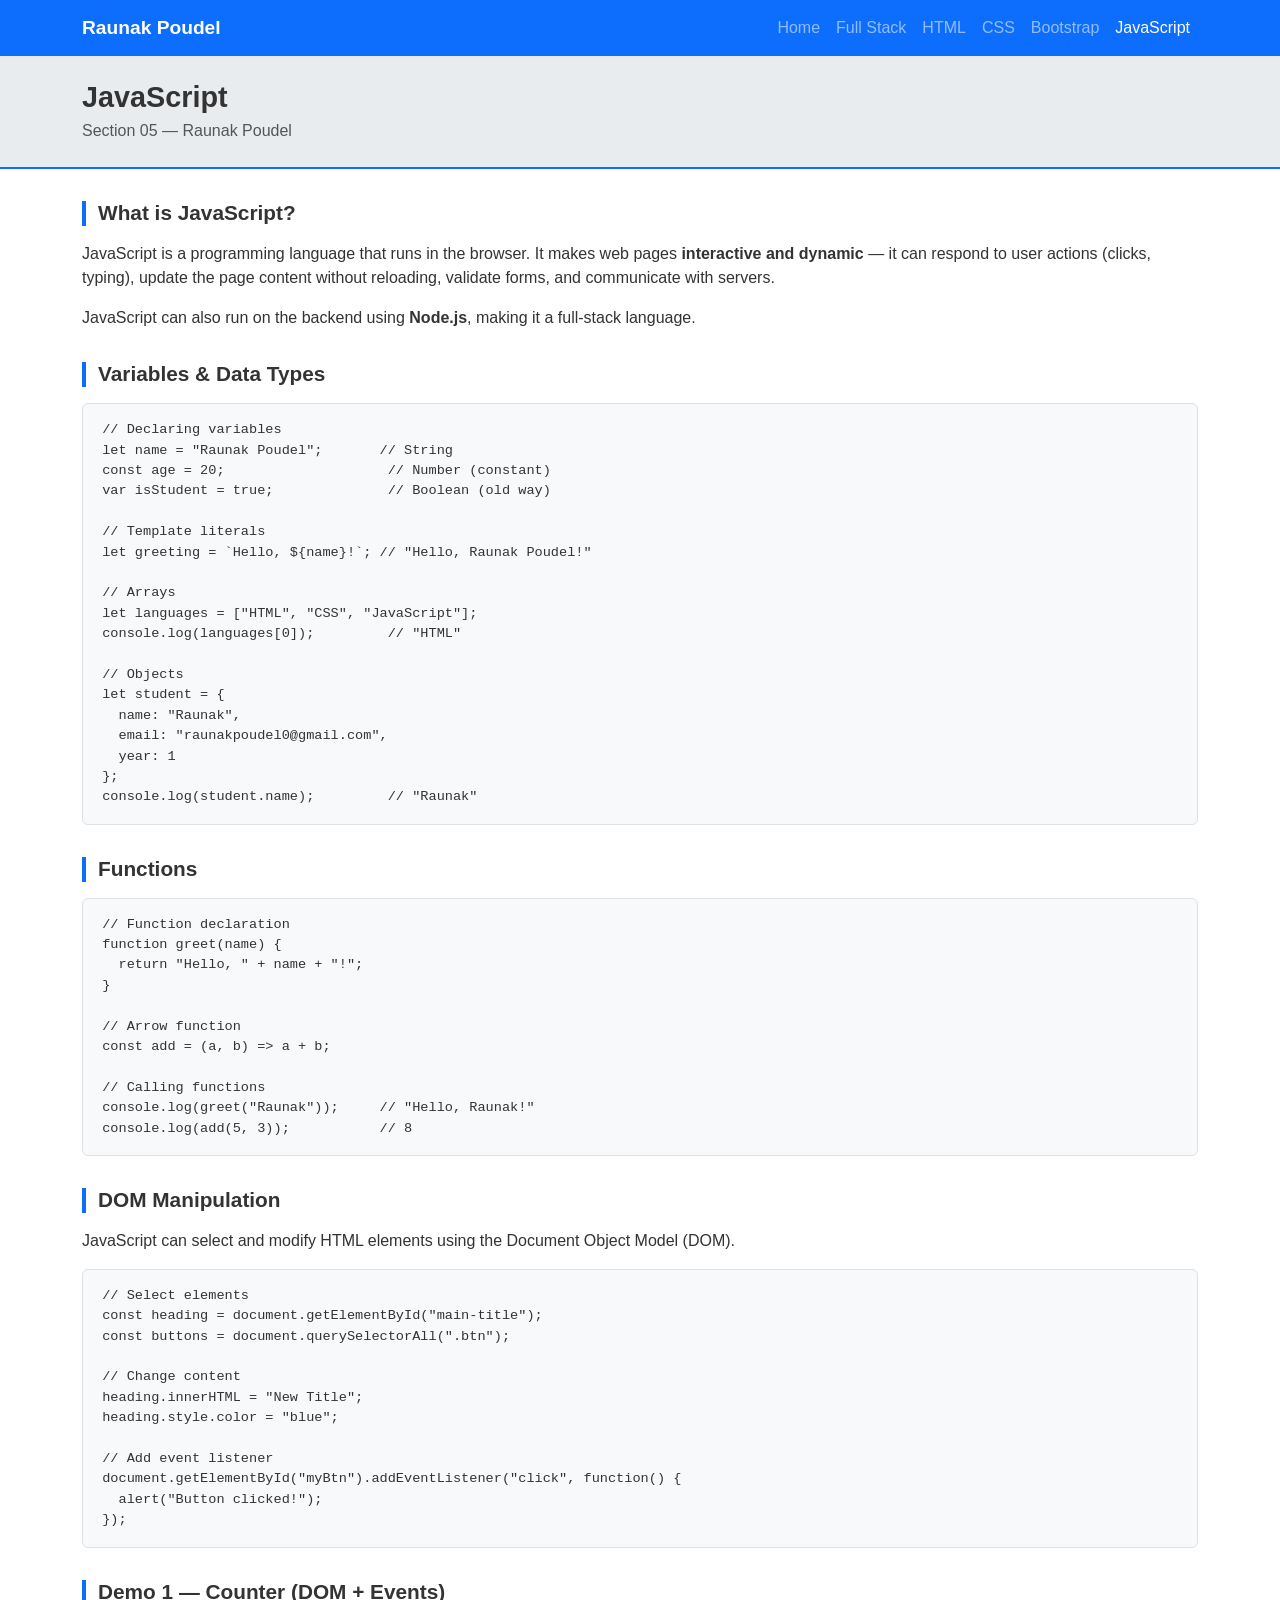
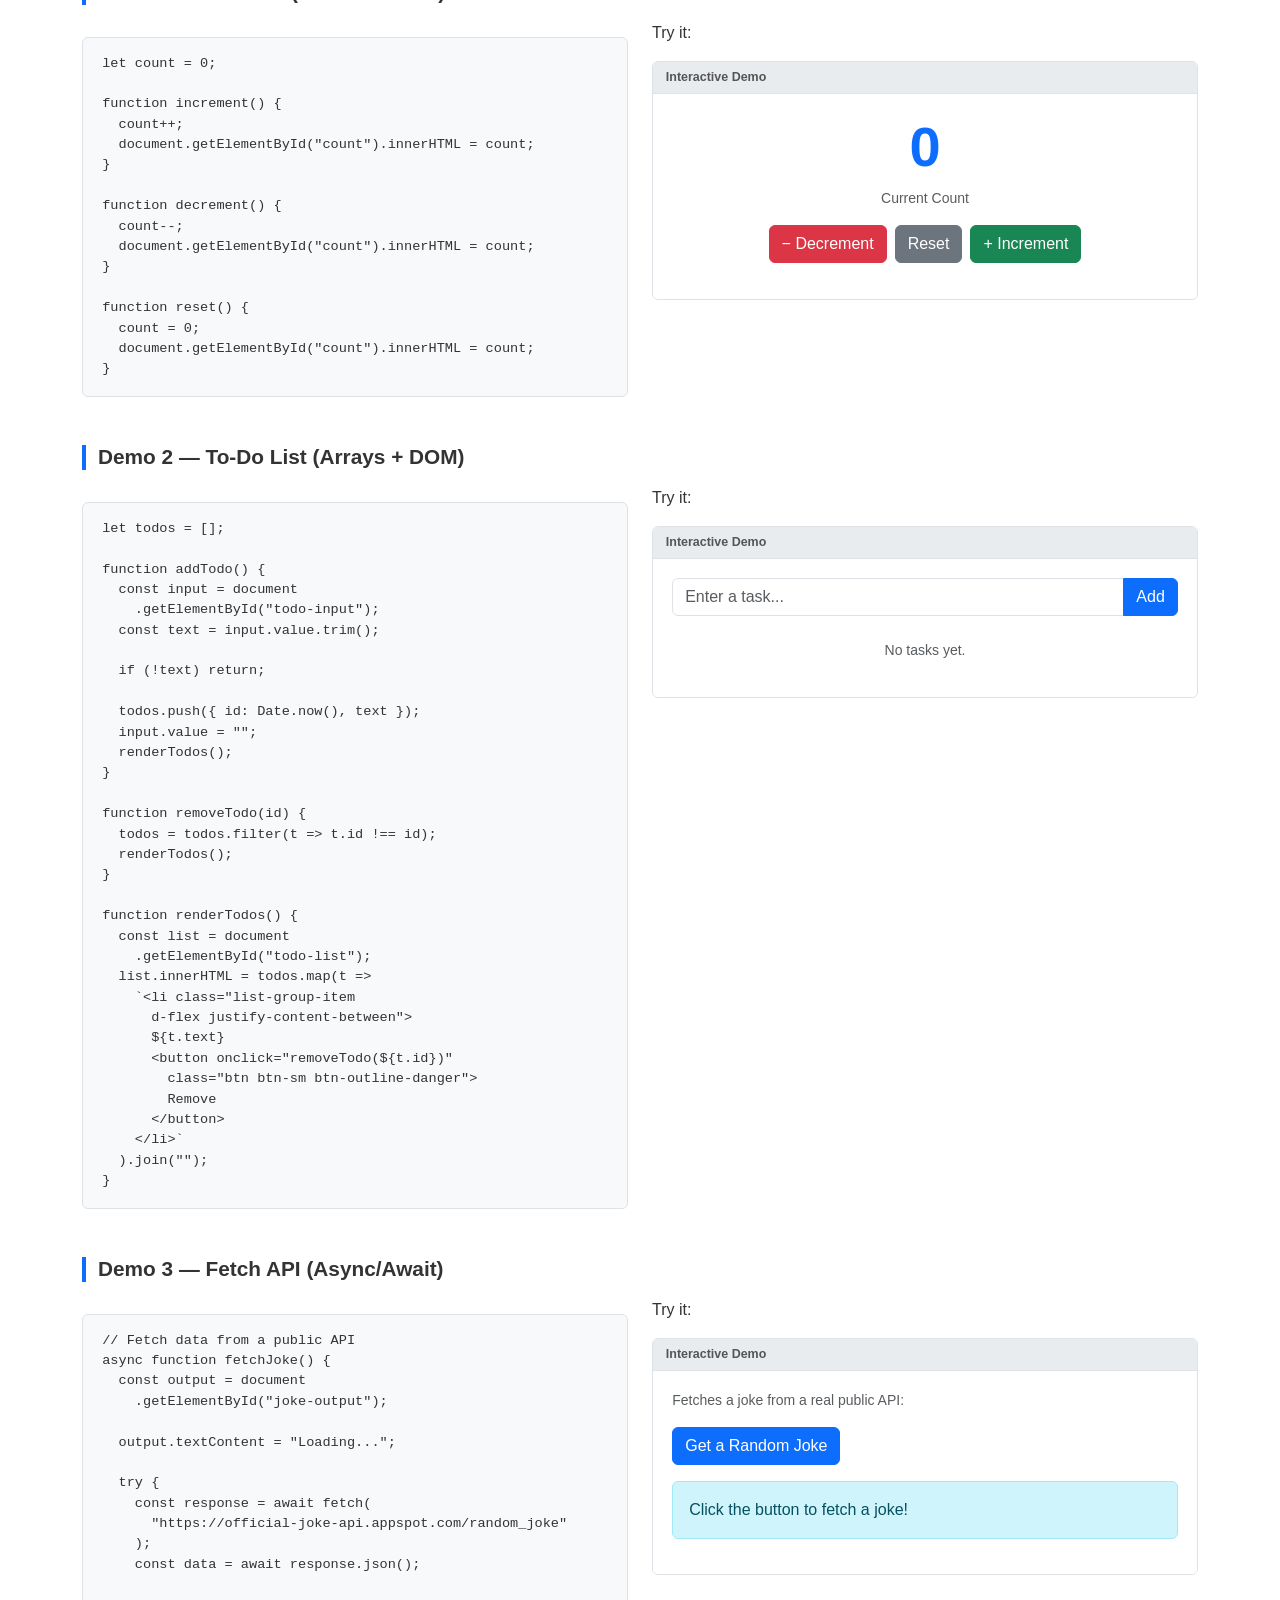
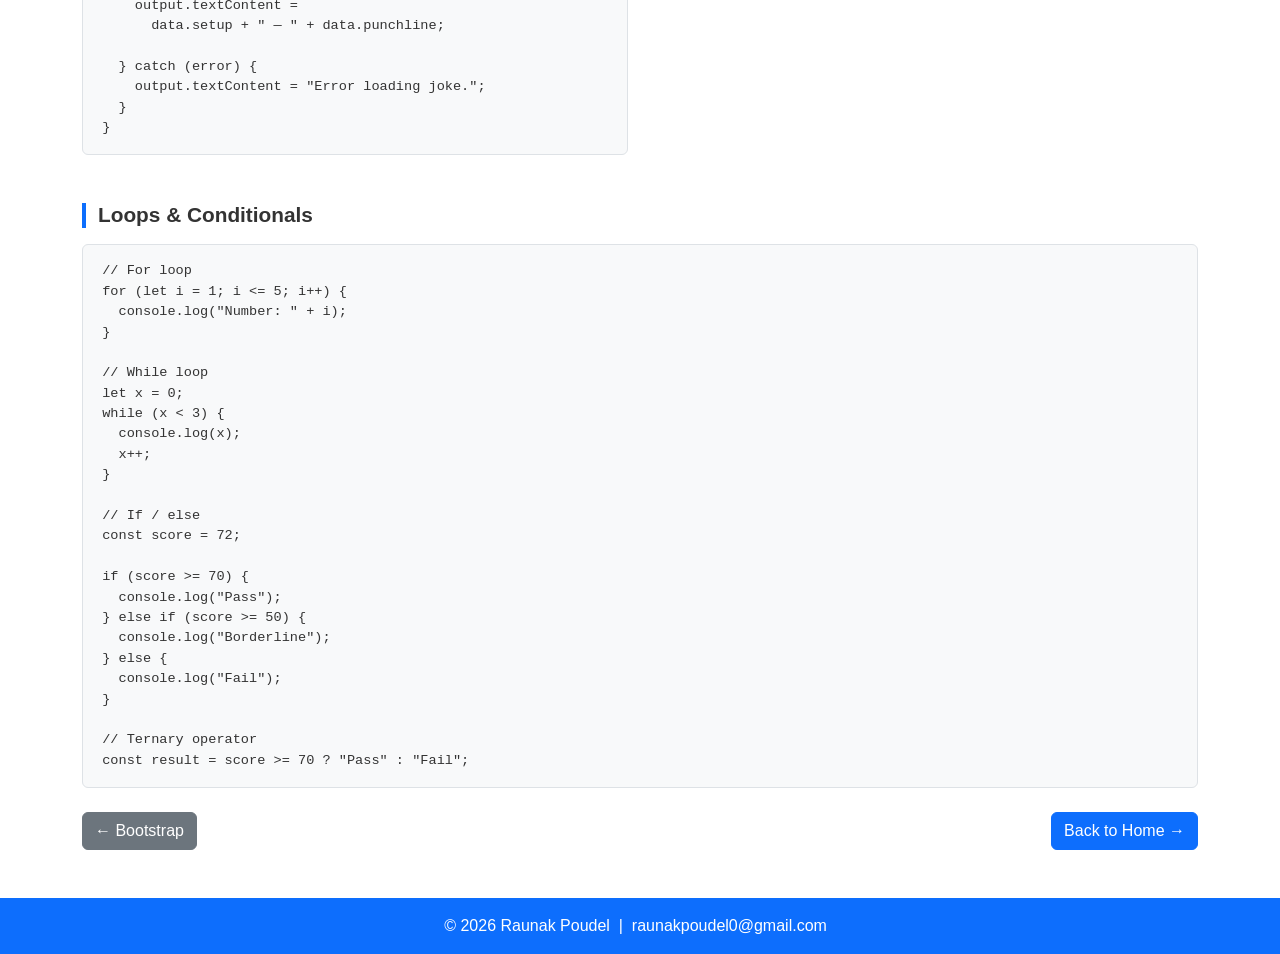
<file: javascript.html>
<!DOCTYPE html>
<html lang="en">
<head>
  <meta charset="UTF-8" />
  <meta name="viewport" content="width=device-width, initial-scale=1.0"/>
  <title>JavaScript | Raunak Poudel</title>
  <link rel="stylesheet" href="https://cdn.jsdelivr.net/npm/bootstrap@5.3.2/dist/css/bootstrap.min.css">
  <link rel="stylesheet" href="style.css">
</head>
<body>

<nav class="navbar navbar-expand-lg navbar-dark bg-primary">
  <div class="container">
    <a class="navbar-brand fw-bold" href="index.html">Raunak Poudel</a>
    <button class="navbar-toggler" type="button" data-bs-toggle="collapse" data-bs-target="#navMenu">
      <span class="navbar-toggler-icon"></span>
    </button>
    <div class="collapse navbar-collapse" id="navMenu">
      <ul class="navbar-nav ms-auto">
        <li class="nav-item"><a class="nav-link" href="index.html">Home</a></li>
        <li class="nav-item"><a class="nav-link" href="fullstack.html">Full Stack</a></li>
        <li class="nav-item"><a class="nav-link" href="html.html">HTML</a></li>
        <li class="nav-item"><a class="nav-link" href="css.html">CSS</a></li>
        <li class="nav-item"><a class="nav-link" href="bootstrap.html">Bootstrap</a></li>
        <li class="nav-item"><a class="nav-link active" href="javascript.html">JavaScript</a></li>
      </ul>
    </div>
  </div>
</nav>

<div class="page-header">
  <div class="container">
    <h1>JavaScript</h1>
    <p>Section 05  &mdash; Raunak Poudel</p>
  </div>
</div>

<div class="container mb-5">

  <!-- What is JS -->
  <h2 class="section-title">What is JavaScript?</h2>
  <p>
    JavaScript is a programming language that runs in the browser. It makes web pages 
    <strong>interactive and dynamic</strong> — it can respond to user actions (clicks, typing), 
    update the page content without reloading, validate forms, and communicate with servers.
  </p>
  <p>
    JavaScript can also run on the backend using <strong>Node.js</strong>, making it a full-stack language.
  </p>

  <!-- Variables & Data Types -->
  <h2 class="section-title">Variables &amp; Data Types</h2>
  <div class="code-box">// Declaring variables
let name = "Raunak Poudel";       // String
const age = 20;                    // Number (constant)
var isStudent = true;              // Boolean (old way)

// Template literals
let greeting = `Hello, ${name}!`; // "Hello, Raunak Poudel!"

// Arrays
let languages = ["HTML", "CSS", "JavaScript"];
console.log(languages[0]);         // "HTML"

// Objects
let student = {
  name: "Raunak",
  email: "raunakpoudel0@gmail.com",
  year: 1
};
console.log(student.name);         // "Raunak"</div>

  <!-- Functions -->
  <h2 class="section-title">Functions</h2>
  <div class="code-box">// Function declaration
function greet(name) {
  return "Hello, " + name + "!";
}

// Arrow function
const add = (a, b) => a + b;

// Calling functions
console.log(greet("Raunak"));     // "Hello, Raunak!"
console.log(add(5, 3));           // 8</div>

  <!-- DOM Manipulation -->
  <h2 class="section-title">DOM Manipulation</h2>
  <p>JavaScript can select and modify HTML elements using the Document Object Model (DOM).</p>
  <div class="code-box">// Select elements
const heading = document.getElementById("main-title");
const buttons = document.querySelectorAll(".btn");

// Change content
heading.innerHTML = "New Title";
heading.style.color = "blue";

// Add event listener
document.getElementById("myBtn").addEventListener("click", function() {
  alert("Button clicked!");
});</div>

  <!-- Interactive Demo 1: Counter -->
  <h2 class="section-title">Demo 1 — Counter (DOM + Events)</h2>
  <div class="row g-4">
    <div class="col-md-6">
      <div class="code-box">let count = 0;

function increment() {
  count++;
  document.getElementById("count").innerHTML = count;
}

function decrement() {
  count--;
  document.getElementById("count").innerHTML = count;
}

function reset() {
  count = 0;
  document.getElementById("count").innerHTML = count;
}</div>
    </div>
    <div class="col-md-6">
      <p>Try it:</p>
      <div class="demo-box">
        <div class="demo-box-header">Interactive Demo</div>
        <div class="demo-box-body text-center">
          <h2 id="count-display" class="display-4 fw-bold text-primary">0</h2>
          <p class="text-muted small">Current Count</p>
          <div class="d-flex justify-content-center gap-2">
            <button class="btn btn-danger" onclick="decrement()">− Decrement</button>
            <button class="btn btn-secondary" onclick="resetCount()">Reset</button>
            <button class="btn btn-success" onclick="increment()">+ Increment</button>
          </div>
          <p id="count-msg" class="text-muted mt-2 small"></p>
        </div>
      </div>
    </div>
  </div>

  <!-- Interactive Demo 2: To-Do List -->
  <h2 class="section-title">Demo 2 — To-Do List (Arrays + DOM)</h2>
  <div class="row g-4">
    <div class="col-md-6">
      <div class="code-box">let todos = [];

function addTodo() {
  const input = document
    .getElementById("todo-input");
  const text = input.value.trim();

  if (!text) return;

  todos.push({ id: Date.now(), text });
  input.value = "";
  renderTodos();
}

function removeTodo(id) {
  todos = todos.filter(t => t.id !== id);
  renderTodos();
}

function renderTodos() {
  const list = document
    .getElementById("todo-list");
  list.innerHTML = todos.map(t =>
    `&lt;li class="list-group-item 
      d-flex justify-content-between"&gt;
      ${t.text}
      &lt;button onclick="removeTodo(${t.id})"
        class="btn btn-sm btn-outline-danger"&gt;
        Remove
      &lt;/button&gt;
    &lt;/li&gt;`
  ).join("");
}</div>
    </div>
    <div class="col-md-6">
      <p>Try it:</p>
      <div class="demo-box">
        <div class="demo-box-header">Interactive Demo</div>
        <div class="demo-box-body">
          <div class="input-group mb-3">
            <input type="text" id="todo-input" class="form-control" placeholder="Enter a task..."
              onkeydown="if(event.key==='Enter') addTodo()">
            <button class="btn btn-primary" onclick="addTodo()">Add</button>
          </div>
          <ul id="todo-list" class="list-group"></ul>
          <p id="todo-empty" class="text-muted text-center small mt-2">No tasks yet.</p>
        </div>
      </div>
    </div>
  </div>

  <!-- Interactive Demo 3: Fetch API -->
  <h2 class="section-title">Demo 3 — Fetch API (Async/Await)</h2>
  <div class="row g-4">
    <div class="col-md-6">
      <div class="code-box">// Fetch data from a public API
async function fetchJoke() {
  const output = document
    .getElementById("joke-output");

  output.textContent = "Loading...";

  try {
    const response = await fetch(
      "https://official-joke-api.appspot.com/random_joke"
    );
    const data = await response.json();

    output.textContent =
      data.setup + " — " + data.punchline;

  } catch (error) {
    output.textContent = "Error loading joke.";
  }
}</div>
    </div>
    <div class="col-md-6">
      <p>Try it:</p>
      <div class="demo-box">
        <div class="demo-box-header">Interactive Demo</div>
        <div class="demo-box-body">
          <p class="text-muted small">Fetches a joke from a real public API:</p>
          <button class="btn btn-primary mb-3" onclick="fetchJoke()">Get a Random Joke</button>
          <div class="alert alert-info" id="joke-output">
            Click the button to fetch a joke!
          </div>
        </div>
      </div>
    </div>
  </div>

  <!-- Loops & Conditionals -->
  <h2 class="section-title">Loops &amp; Conditionals</h2>
  <div class="code-box">// For loop
for (let i = 1; i <= 5; i++) {
  console.log("Number: " + i);
}

// While loop
let x = 0;
while (x < 3) {
  console.log(x);
  x++;
}

// If / else
const score = 72;

if (score >= 70) {
  console.log("Pass");
} else if (score >= 50) {
  console.log("Borderline");
} else {
  console.log("Fail");
}

// Ternary operator
const result = score >= 70 ? "Pass" : "Fail";</div>

  <!-- Nav -->
  <div class="d-flex justify-content-between mt-4">
    <a href="bootstrap.html" class="btn btn-secondary">&larr; Bootstrap</a>
    <a href="index.html" class="btn btn-primary">Back to Home &rarr;</a>
  </div>

</div>

<footer class="bg-primary text-white text-center py-3 mt-4">
  <p class="mb-0">&copy; 2026 Raunak Poudel &nbsp;|&nbsp; raunakpoudel0@gmail.com &nbsp;</p>
</footer>

<script src="https://cdn.jsdelivr.net/npm/bootstrap@5.3.2/dist/js/bootstrap.bundle.min.js"></script>
<script>
  // Counter
  let count = 0;
  function increment() {
    count++;
    document.getElementById('count-display').textContent = count;
    document.getElementById('count-msg').textContent = 'Incremented to ' + count;
  }
  function decrement() {
    count--;
    document.getElementById('count-display').textContent = count;
    document.getElementById('count-msg').textContent = 'Decremented to ' + count;
  }
  function resetCount() {
    count = 0;
    document.getElementById('count-display').textContent = count;
    document.getElementById('count-msg').textContent = 'Counter reset.';
  }

  // To-Do
  let todos = [];
  function addTodo() {
    const input = document.getElementById('todo-input');
    const text = input.value.trim();
    if (!text) return;
    todos.push({ id: Date.now(), text });
    input.value = '';
    renderTodos();
  }
  function removeTodo(id) {
    todos = todos.filter(t => t.id !== id);
    renderTodos();
  }
  function renderTodos() {
    const list = document.getElementById('todo-list');
    const empty = document.getElementById('todo-empty');
    if (todos.length === 0) {
      list.innerHTML = '';
      empty.style.display = 'block';
    } else {
      empty.style.display = 'none';
      list.innerHTML = todos.map(t =>
        `<li class="list-group-item d-flex justify-content-between align-items-center">
          ${t.text}
          <button onclick="removeTodo(${t.id})" class="btn btn-sm btn-outline-danger">Remove</button>
        </li>`
      ).join('');
    }
  }

  // Fetch Joke
  async function fetchJoke() {
    const output = document.getElementById('joke-output');
    output.textContent = 'Loading...';
    try {
      const res = await fetch('https://official-joke-api.appspot.com/random_joke');
      const data = await res.json();
      output.innerHTML = `<strong>${data.setup}</strong><br>${data.punchline}`;
    } catch (e) {
      output.textContent = 'Error loading joke. Check your connection.';
    }
  }
</script>
</body>
</html>
</file>
<file: style.css>
/* Raunak Poudel — CET138 Portfolio Stylesheet */

body {
  font-family: Arial, sans-serif;
  color: #333;
}

.navbar-brand {
  font-size: 1.2rem;
}

.card {
  border: 1px solid #dee2e6;
  border-radius: 6px;
}

.card-title {
  font-size: 1rem;
  font-weight: 600;
}

/* Code block styling */
.code-box {
  background: #f8f9fa;
  border: 1px solid #dee2e6;
  border-radius: 6px;
  padding: 1rem 1.2rem;
  font-family: 'Courier New', monospace;
  font-size: 0.85rem;
  overflow-x: auto;
  margin: 1rem 0;
  white-space: pre;
}

/* Page header strip */
.page-header {
  background: #e9ecef;
  padding: 1.5rem 0;
  border-bottom: 2px solid #0d6efd;
  margin-bottom: 2rem;
}

.page-header h1 {
  font-size: 1.8rem;
  font-weight: 700;
  margin: 0;
}

.page-header p {
  margin: 0.3rem 0 0;
  color: #555;
}

/* Section title */
.section-title {
  font-size: 1.3rem;
  font-weight: 600;
  border-left: 4px solid #0d6efd;
  padding-left: 0.75rem;
  margin: 2rem 0 1rem;
}

/* Demo box */
.demo-box {
  border: 1px solid #dee2e6;
  border-radius: 6px;
  overflow: hidden;
}
.demo-box-header {
  background: #e9ecef;
  padding: 0.4rem 0.8rem;
  font-size: 0.78rem;
  color: #555;
  font-weight: 600;
  border-bottom: 1px solid #dee2e6;
}
.demo-box-body {
  padding: 1.2rem;
  background: #fff;
}

/* Table styling */
.table th {
  background: #0d6efd;
  color: white;
}

footer {
  margin-top: auto;
}
</file>
